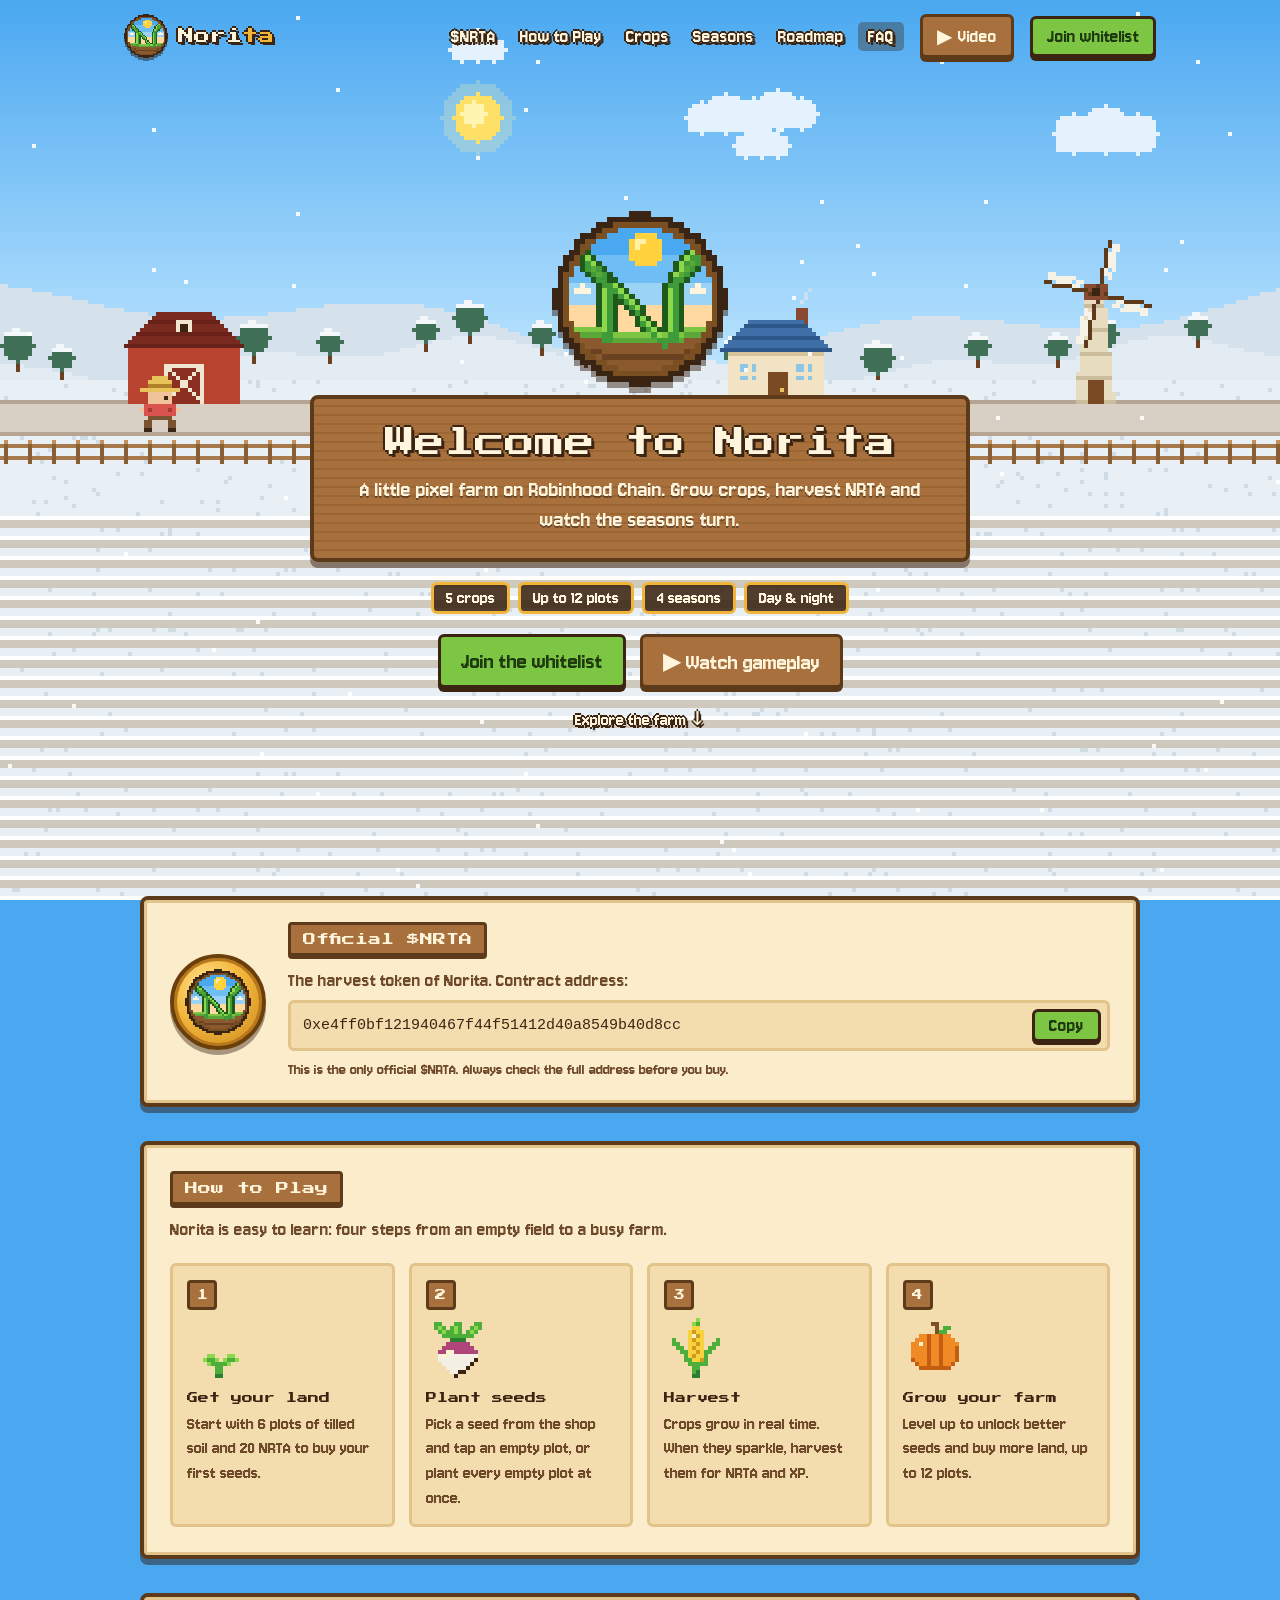
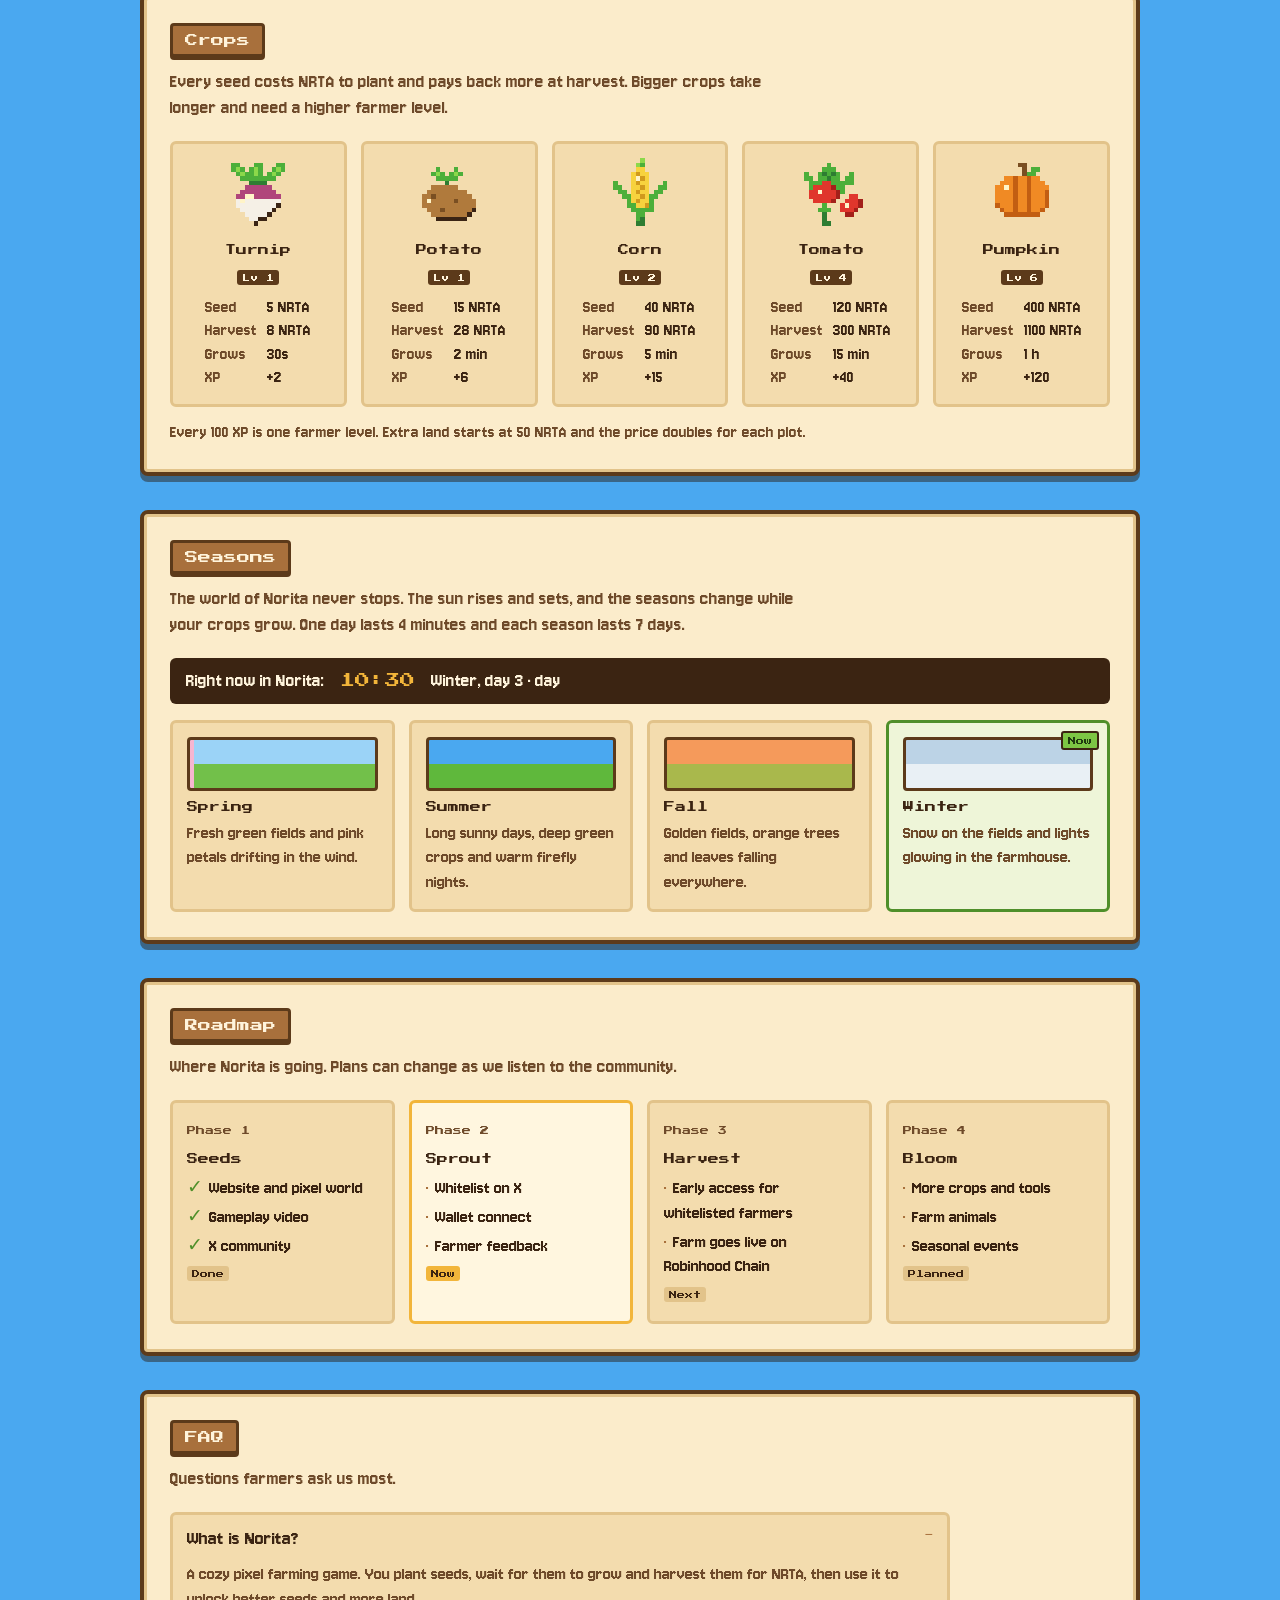
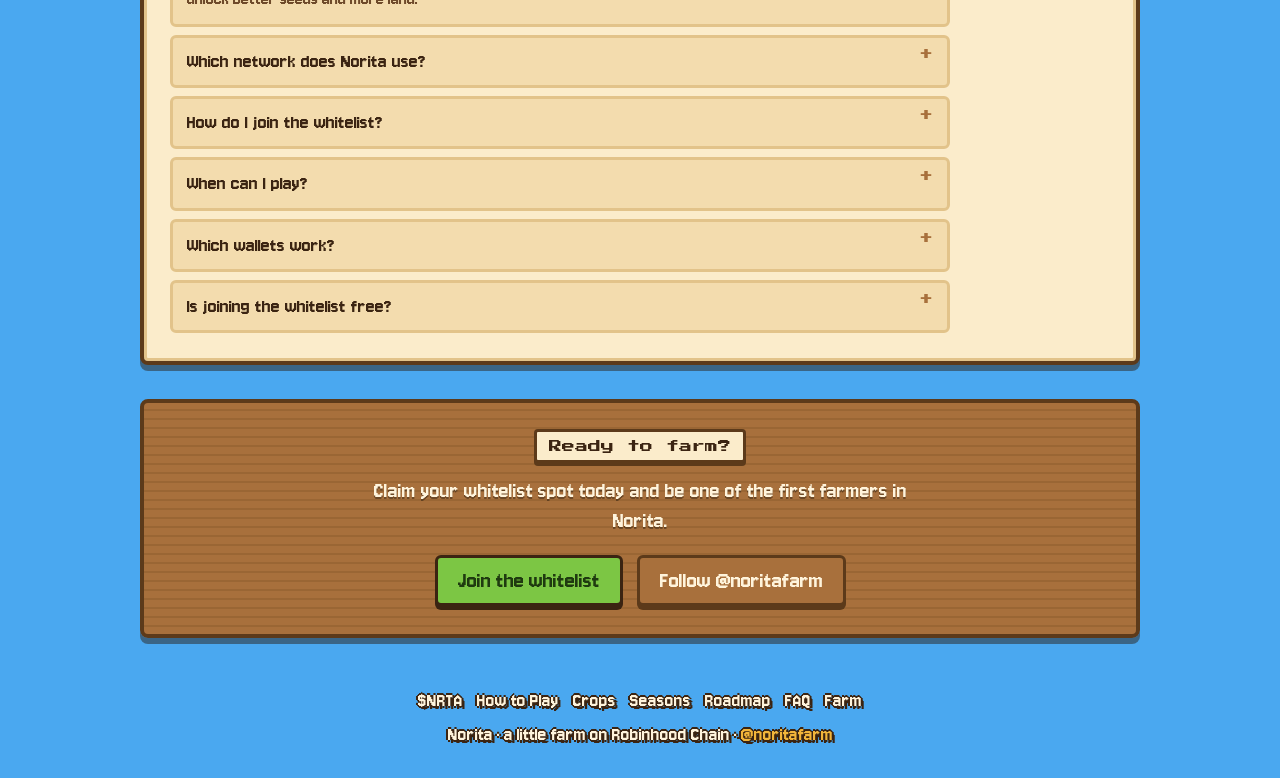
<file: index.html>
<!doctype html>
<html lang="en">
<head>
<meta charset="utf-8">
<meta name="viewport" content="width=device-width,initial-scale=1">
<title>Norita</title>
<meta name="description" content="Norita is a cozy pixel farming game on Robinhood Chain. Plant, grow and harvest crops, and watch the seasons turn.">
<link rel="icon" type="image/svg+xml" href="assets/logo.svg">
<link rel="apple-touch-icon" href="assets/apple-touch-icon.png">
<link rel="preconnect" href="https://fonts.googleapis.com">
<link href="https://fonts.googleapis.com/css2?family=Jersey+10&family=Press+Start+2P&display=swap" rel="stylesheet">
<style>
:root{--ink:#3b2412;--ink2:#6e4a2a;--paper:#fbeccb;--paper2:#f3dcae;--paper-edge:#e2c38a;--wood:#a8703c;--wood2:#9a6634;--wood-d:#5c3a1a;
  --cream:#fff4dc;--gold:#f2b53a;--leaf:#7cc644;--leaf-d:#4f8f2a;--pixel:'Press Start 2P',monospace;
  --v-bg:var(--paper);--v-border:4px solid var(--wood-d);--v-text:var(--ink);--v-title-font:13px 'Press Start 2P',monospace;--v-shadow:inset 0 0 0 3px var(--paper-edge),0 8px 0 rgba(40,20,5,.5)}
*{box-sizing:border-box;margin:0}
html{background:#4aa8f0;scroll-behavior:smooth}
@media (prefers-reduced-motion:reduce){html{scroll-behavior:auto}*{animation:none!important}}
body{min-height:100vh;font:400 20px/1.3 'Jersey 10',system-ui,sans-serif;color:var(--ink);background:transparent}
.scene{position:fixed;inset:0;width:100%;height:100%;z-index:-1;image-rendering:pixelated}
img.px{image-rendering:pixelated}
.outline{color:var(--cream);text-shadow:2px 0 0 var(--ink),-2px 0 0 var(--ink),0 2px 0 var(--ink),0 -2px 0 var(--ink),3px 3px 0 var(--ink)}
a{color:inherit}

/* header + menu */
header{position:sticky;top:0;z-index:50;transition:background .2s,box-shadow .2s}
header.solid{background:repeating-linear-gradient(0deg,var(--wood) 0 7px,var(--wood2) 7px 9px);box-shadow:0 4px 0 var(--wood-d)}
.bar{display:flex;align-items:center;gap:16px;max-width:1080px;margin:0 auto;padding:14px 24px}
.brand{display:flex;align-items:center;gap:10px;font:16px var(--pixel);text-decoration:none;margin-right:auto}
.brand b{color:var(--gold);font-weight:inherit}
.brand .logo{width:44px;height:44px;filter:drop-shadow(0 3px 0 rgba(40,20,5,.45))}
nav.menu{display:flex;align-items:center;gap:4px}
nav.menu a{font:400 20px 'Jersey 10',sans-serif;text-decoration:none;padding:4px 10px;border-radius:5px}
nav.menu a:hover,nav.menu a.on{background:rgba(59,36,18,.35)}
nav.menu .menu-join{display:none}
.btn{display:inline-flex;align-items:center;gap:6px;font:400 20px 'Jersey 10',sans-serif;text-decoration:none;cursor:pointer;border-radius:6px;padding:7px 14px;white-space:nowrap}
.btn:active{transform:translateY(3px)}
.btn.wood{background:var(--wood);color:var(--cream);border:3px solid var(--wood-d);box-shadow:0 4px 0 var(--wood-d)}
.btn.green{background:var(--leaf);color:#1f3a10;border:3px solid var(--ink);box-shadow:0 4px 0 var(--ink)}
.btn.big{font-size:24px;padding:10px 20px}
.burger{display:none;font:400 20px 'Jersey 10',sans-serif;background:var(--wood);color:var(--cream);border:3px solid var(--wood-d);border-radius:6px;padding:5px 12px;box-shadow:0 4px 0 var(--wood-d);cursor:pointer}

/* hero */
.hero{min-height:calc(100vh - 76px);display:flex;flex-direction:column;align-items:center;justify-content:center;gap:20px;padding:16px 16px 40px;text-align:center}
.hero-logo{width:clamp(120px,22vw,176px);margin-bottom:-12px;filter:drop-shadow(0 6px 0 rgba(40,20,5,.45));animation:float 3s ease-in-out infinite}
@keyframes float{50%{transform:translateY(-8px) rotate(-2deg)}}
.sign{background:repeating-linear-gradient(0deg,var(--wood) 0 7px,var(--wood2) 7px 9px);border:4px solid var(--wood-d);border-radius:8px;padding:22px 26px;box-shadow:0 6px 0 rgba(40,20,5,.45);max-width:660px}
h1{font:clamp(18px,4vw,30px)/1.5 var(--pixel)}
.lead{color:var(--cream);font-size:23px;margin-top:10px;text-shadow:0 2px 0 rgba(0,0,0,.35)}
.cta-row{display:flex;flex-wrap:wrap;gap:14px;justify-content:center}
.chips{display:flex;flex-wrap:wrap;gap:8px;justify-content:center}
.chip{font-size:19px;background:rgba(59,36,18,.88);color:var(--cream);border:3px solid var(--gold);border-radius:6px;padding:1px 12px}
.scroll-hint{font-size:19px;text-decoration:none;animation:hint 1.6s ease-in-out infinite}
@keyframes hint{50%{transform:translateY(5px)}}

/* sections */
main{display:grid;gap:34px;padding:0 16px 40px}
section.panel{width:100%;max-width:1000px;margin:0 auto;background:var(--paper);border:4px solid var(--wood-d);border-radius:8px;padding:26px 26px 28px;
  box-shadow:inset 0 0 0 3px var(--paper-edge),0 6px 0 rgba(40,20,5,.45);scroll-margin-top:90px}
h2{display:inline-block;font:13px var(--pixel);color:var(--cream);background:var(--wood);border:3px solid var(--wood-d);border-radius:4px;padding:8px 12px 7px;box-shadow:0 3px 0 var(--wood-d)}
.intro{color:var(--ink2);margin:12px 0 20px;max-width:640px}
.grid{display:grid;gap:14px}
.steps{grid-template-columns:repeat(4,1fr)}
.card{background:var(--paper2);border:3px solid var(--paper-edge);border-radius:6px;padding:14px}
.card h3{font:11px/1.6 var(--pixel);margin:8px 0 4px}
.card p{color:var(--ink2);font-size:19px}
.step .num{display:inline-grid;place-items:center;width:30px;height:30px;font:11px var(--pixel);color:var(--cream);background:var(--wood);border:3px solid var(--wood-d);border-radius:4px}
.step img{display:block;width:64px;height:64px;margin:8px 0 2px}

.crops{grid-template-columns:repeat(5,1fr)}
.crop{text-align:center}
.crop img{width:72px;height:72px}
.crop h3{margin-top:4px}
.crop dl{display:grid;grid-template-columns:auto auto;justify-content:center;gap:0 10px;font-size:18px;margin-top:6px;text-align:left}
.crop dt{color:var(--ink2)}
.crop dd{font-weight:400;white-space:nowrap}
.lv{display:inline-block;font:8px var(--pixel);background:var(--wood-d);color:var(--cream);border-radius:3px;padding:4px 5px 3px}
.note{font-size:18px;color:var(--ink2);margin-top:14px}

.now{display:flex;flex-wrap:wrap;align-items:center;gap:10px 16px;background:#3b2412;color:var(--cream);border-radius:6px;padding:10px 16px;margin-bottom:16px}
.now b{font:15px var(--pixel);color:var(--gold)}
.seasons{grid-template-columns:repeat(4,1fr)}
.season{position:relative;overflow:hidden}
.season .sw{height:54px;border-radius:4px;border:3px solid var(--wood-d);margin-bottom:8px;image-rendering:pixelated}
.season.cur{border-color:var(--leaf-d);background:#eef5d8}
.season .tag{position:absolute;top:8px;right:8px;font:8px var(--pixel);background:var(--leaf);color:#1f3a10;border:2px solid var(--ink);border-radius:3px;padding:4px 5px 3px}
.sw.spring{background:linear-gradient(#9bd3f7 0 50%,#72c04a 50%);box-shadow:inset 18px -8px 0 -14px #f6b6d0}
.sw.summer{background:linear-gradient(#4aa8f0 0 50%,#5fb83c 50%)}
.sw.fall{background:linear-gradient(#f59a5b 0 50%,#a9b84c 50%)}
.sw.winter{background:linear-gradient(#bcd3e6 0 50%,#e9f0f5 50%)}

.road{grid-template-columns:repeat(4,1fr)}
.phase .when{font:9px var(--pixel);color:var(--ink2)}
.phase ul{list-style:none;padding:0;margin-top:8px;display:grid;gap:4px;font-size:19px}
.phase li::before{content:"·";color:var(--wood);margin-right:6px}
.phase.done li::before{content:"✓";color:var(--leaf-d)}
.phase.current{border-color:var(--gold);background:#fff6df}
.phase .state{display:inline-block;margin-top:8px;font:8px var(--pixel);border-radius:3px;padding:4px 5px 3px;background:var(--paper-edge)}
.phase.current .state{background:var(--gold)}

.faq{display:grid;gap:8px;max-width:780px}
details{background:var(--paper2);border:3px solid var(--paper-edge);border-radius:6px}
summary{cursor:pointer;list-style:none;padding:10px 14px;font-size:21px;display:flex;justify-content:space-between;gap:12px}
summary::-webkit-details-marker{display:none}
summary::after{content:"+";font:14px var(--pixel);color:var(--wood)}
details[open] summary::after{content:"−"}
details p{padding:0 14px 12px;color:var(--ink2);font-size:19px}

section.panel.token{display:flex;align-items:center;gap:22px;padding:22px 26px}
.coin{flex:none;width:96px;height:96px;border-radius:50%;display:grid;place-items:center;background:radial-gradient(circle at 35% 30%,#ffe08a,#f2b53a 45%,#c7861c);
  border:4px solid #6b3f0c;box-shadow:inset 0 0 0 3px #b8771a,0 5px 0 rgba(40,20,5,.4);animation:spin 4s ease-in-out infinite}
.coin img{width:66px;height:66px}
@keyframes spin{0%,70%,100%{transform:scaleX(1)}80%{transform:scaleX(.08)}90%{transform:scaleX(1)}}
.token-body{flex:1;min-width:0}
.token-sub{color:var(--ink2);margin-top:12px}
.ca{display:flex;align-items:center;gap:8px;margin-top:6px;background:var(--paper2);border:3px solid var(--paper-edge);border-radius:6px;padding:6px 6px 6px 12px}
.ca code{flex:1;min-width:0;font:15px/1.4 ui-monospace,Menlo,Consolas,monospace;color:var(--ink);word-break:break-all;user-select:all}
.ca button{flex:none;font:400 20px 'Jersey 10',sans-serif;background:var(--leaf);color:#1f3a10;border:3px solid var(--ink);border-radius:6px;padding:3px 14px;box-shadow:0 3px 0 var(--ink);cursor:pointer}
.ca button:active{transform:translateY(2px);box-shadow:0 1px 0 var(--ink)}
.warn{font-size:17px;color:var(--ink2);margin-top:8px}
section.panel.join{text-align:center;background:repeating-linear-gradient(0deg,var(--wood) 0 7px,var(--wood2) 7px 9px);box-shadow:0 6px 0 rgba(40,20,5,.45)}
.join h2{background:var(--paper);color:var(--ink);border-color:var(--wood-d)}
.join p{color:var(--cream);font-size:23px;margin:14px auto 18px;max-width:560px;text-shadow:0 2px 0 rgba(0,0,0,.35)}

footer{text-align:center;padding:10px 16px 30px;display:grid;gap:8px;justify-items:center}
footer nav{display:flex;flex-wrap:wrap;gap:4px 14px;justify-content:center}
footer a{text-decoration:none}
footer a.x{color:var(--gold)}

@media (max-width:900px){
  .steps,.seasons,.road{grid-template-columns:repeat(2,1fr)}
  .crops{grid-template-columns:repeat(3,1fr)}
}
@media (max-width:820px){
  .burger{display:inline-block}
  nav.menu{display:none;position:absolute;left:12px;right:12px;top:100%;flex-direction:column;align-items:stretch;gap:2px;padding:8px;
    background:var(--paper);border:4px solid var(--wood-d);border-radius:8px;box-shadow:0 6px 0 rgba(40,20,5,.45)}
  nav.menu.open{display:flex}
  nav.menu a{color:var(--ink);text-shadow:none;font-size:22px;padding:8px 12px}
  nav.menu a:hover,nav.menu a.on{background:var(--paper2)}
  .bar .play{display:none}
  nav.menu .menu-join{display:block;margin-top:6px;text-align:center;background:var(--leaf);border:3px solid var(--ink);color:#1f3a10}
}
@media (max-width:560px){
  .bar{padding:12px 14px;gap:8px}
  .brand{font-size:12px}.brand .logo{width:34px;height:34px}
  .bar .vlabel{display:none}
  section.panel{padding:20px 16px}
  .steps,.seasons,.road{grid-template-columns:1fr}
  section.panel.token{flex-direction:column;text-align:center}
  .ca{flex-direction:column;align-items:stretch}
  .ca code{text-align:center;font-size:14px}
  .crops{grid-template-columns:repeat(2,1fr);gap:10px}
  .crop{padding:12px 8px}
  .crop dl{font-size:17px;gap:0 6px}
}
</style>
</head>
<body>
<header id="top">
  <div class="bar">
    <a href="#" class="brand outline"><img class="logo px" src="assets/logo.svg" alt=""><span>Nori<b>ta</b></span></a>
    <nav class="menu outline" id="menu" aria-label="Sections">
      <a href="#token">$NRTA</a>
      <a href="#how">How to Play</a>
      <a href="#crops">Crops</a>
      <a href="#seasons">Seasons</a>
      <a href="#roadmap">Roadmap</a>
      <a href="#faq">FAQ</a>
      <a href="farm/" class="menu-join">Join whitelist</a>
    </nav>
    <button class="btn wood" data-video-open data-video-src="assets/norita-gameplay.mp4" data-video-poster="assets/norita-gameplay.jpg">▶<span class="vlabel"> Video</span></button>
    <a class="btn green play" href="farm/">Join whitelist</a>
    <button class="burger" id="burger" aria-expanded="false" aria-controls="menu">☰ Menu</button>
  </div>
</header>

<div class="hero">
  <img class="hero-logo px" src="assets/logo.svg" alt="Norita logo">
  <div class="sign">
    <h1 class="outline">Welcome to Norita</h1>
    <p class="lead">A little pixel farm on Robinhood Chain. Grow crops, harvest NRTA and watch the seasons turn.</p>
  </div>
  <div class="chips"><span class="chip">5 crops</span><span class="chip">Up to 12 plots</span><span class="chip">4 seasons</span><span class="chip">Day &amp; night</span></div>
  <div class="cta-row">
    <a class="btn green big" href="farm/">Join the whitelist</a>
    <button class="btn wood big" data-video-open data-video-src="assets/norita-gameplay.mp4" data-video-poster="assets/norita-gameplay.jpg">▶ Watch gameplay</button>
  </div>
  <a class="scroll-hint outline" href="#how">Explore the farm ↓</a>
</div>

<main>
  <section class="panel token" id="token" aria-labelledby="tokenTitle">
    <div class="coin"><img class="px" src="assets/logo.svg" alt=""></div>
    <div class="token-body">
      <h2 id="tokenTitle">Official $NRTA</h2>
      <p class="token-sub">The harvest token of Norita. Contract address:</p>
      <div class="ca"><code id="ca">0xe4ff0bf121940467f44f51412d40a8549b40d8cc</code><button id="copyCa" type="button">Copy</button></div>
      <p class="warn">This is the only official $NRTA. Always check the full address before you buy.</p>
    </div>
  </section>

  <section class="panel" id="how">
    <h2>How to Play</h2>
    <p class="intro">Norita is easy to learn: four steps from an empty field to a busy farm.</p>
    <div class="grid steps">
      <div class="card step"><span class="num">1</span><img class="px" data-sprite="sprout" alt=""><h3>Get your land</h3><p>Start with 6 plots of tilled soil and 20 NRTA to buy your first seeds.</p></div>
      <div class="card step"><span class="num">2</span><img class="px" data-sprite="turnip" alt=""><h3>Plant seeds</h3><p>Pick a seed from the shop and tap an empty plot, or plant every empty plot at once.</p></div>
      <div class="card step"><span class="num">3</span><img class="px" data-sprite="corn" alt=""><h3>Harvest</h3><p>Crops grow in real time. When they sparkle, harvest them for NRTA and XP.</p></div>
      <div class="card step"><span class="num">4</span><img class="px" data-sprite="pumpkin" alt=""><h3>Grow your farm</h3><p>Level up to unlock better seeds and buy more land, up to 12 plots.</p></div>
    </div>
  </section>

  <section class="panel" id="crops">
    <h2>Crops</h2>
    <p class="intro">Every seed costs NRTA to plant and pays back more at harvest. Bigger crops take longer and need a higher farmer level.</p>
    <div class="grid crops" id="cropList"></div>
    <p class="note">Every 100 XP is one farmer level. Extra land starts at <span id="landPrice">50</span> NRTA and the price doubles for each plot.</p>
  </section>

  <section class="panel" id="seasons">
    <h2>Seasons</h2>
    <p class="intro">The world of Norita never stops. The sun rises and sets, and the seasons change while your crops grow. One day lasts 4 minutes and each season lasts 7 days.</p>
    <div class="now"><span>Right now in Norita:</span><b id="nowTime">--:--</b><span id="nowSeason"></span></div>
    <div class="grid seasons">
      <div class="card season" data-season="0"><div class="sw spring"></div><h3>Spring</h3><p>Fresh green fields and pink petals drifting in the wind.</p></div>
      <div class="card season" data-season="1"><div class="sw summer"></div><h3>Summer</h3><p>Long sunny days, deep green crops and warm firefly nights.</p></div>
      <div class="card season" data-season="2"><div class="sw fall"></div><h3>Fall</h3><p>Golden fields, orange trees and leaves falling everywhere.</p></div>
      <div class="card season" data-season="3"><div class="sw winter"></div><h3>Winter</h3><p>Snow on the fields and lights glowing in the farmhouse.</p></div>
    </div>
  </section>

  <section class="panel" id="roadmap">
    <h2>Roadmap</h2>
    <p class="intro">Where Norita is going. Plans can change as we listen to the community.</p>
    <div class="grid road">
      <div class="card phase done"><span class="when">Phase 1</span><h3>Seeds</h3><ul><li>Website and pixel world</li><li>Gameplay video</li><li>X community</li></ul><span class="state">Done</span></div>
      <div class="card phase current"><span class="when">Phase 2</span><h3>Sprout</h3><ul><li>Whitelist on X</li><li>Wallet connect</li><li>Farmer feedback</li></ul><span class="state">Now</span></div>
      <div class="card phase"><span class="when">Phase 3</span><h3>Harvest</h3><ul><li>Early access for whitelisted farmers</li><li>Farm goes live on Robinhood Chain</li></ul><span class="state">Next</span></div>
      <div class="card phase"><span class="when">Phase 4</span><h3>Bloom</h3><ul><li>More crops and tools</li><li>Farm animals</li><li>Seasonal events</li></ul><span class="state">Planned</span></div>
    </div>
  </section>

  <section class="panel" id="faq">
    <h2>FAQ</h2>
    <p class="intro">Questions farmers ask us most.</p>
    <div class="faq">
      <details open><summary>What is Norita?</summary><p>A cozy pixel farming game. You plant seeds, wait for them to grow and harvest them for NRTA, then use it to unlock better seeds and more land.</p></details>
      <details><summary>Which network does Norita use?</summary><p>Robinhood Chain (chain ID 4663). Gas is paid in ETH, so you'll need a little ETH on Robinhood Chain to farm on-chain.</p></details>
      <details><summary>How do I join the whitelist?</summary><p>Open the farm page and finish three steps on X: follow @noritafarm, like the pinned post and quote it. Then claim your spot.</p></details>
      <details><summary>When can I play?</summary><p>Early access opens soon for whitelisted farmers. Follow @noritafarm on X for the launch date.</p></details>
      <details><summary>Which wallets work?</summary><p>Any EVM wallet in your browser, such as MetaMask, Rabby, OKX Wallet, Coinbase Wallet, Trust Wallet or Phantom. On a phone, open the site inside your wallet app.</p></details>
      <details><summary>Is joining the whitelist free?</summary><p>Yes. Joining only takes a follow, a like and a quote on X.</p></details>
    </div>
  </section>

  <section class="panel join" id="join">
    <h2>Ready to farm?</h2>
    <p>Claim your whitelist spot today and be one of the first farmers in Norita.</p>
    <div class="cta-row">
      <a class="btn green big" href="farm/">Join the whitelist</a>
      <a class="btn wood big" href="https://x.com/noritafarm" target="_blank" rel="noopener">Follow @noritafarm</a>
    </div>
  </section>
</main>

<footer class="outline">
  <nav><a href="#token">$NRTA</a><a href="#how">How to Play</a><a href="#crops">Crops</a><a href="#seasons">Seasons</a><a href="#roadmap">Roadmap</a><a href="#faq">FAQ</a><a href="farm/">Farm</a></nav>
  <span>Norita · a little farm on Robinhood Chain · <a class="x" href="https://x.com/noritafarm" target="_blank" rel="noopener">@noritafarm</a></span>
</footer>

<script src="assets/video-modal.js"></script>
<script src="farm/scene.js"></script>
<script src="farm/sprites.js"></script>
<script src="farm/config.js"></script>
<script>
(() => {
  const $ = (id) => document.getElementById(id);
  const SPR = window.FARM_SPRITES || {}, C = window.FARM_CONFIG || {};
  document.querySelectorAll("[data-sprite]").forEach((img) => (img.src = SPR[img.dataset.sprite] || ""));

  // crops, straight from the game's config so the page always matches the game
  const dur = (s) => (s < 60 ? `${s}s` : s < 3600 ? `${s / 60} min` : `${s / 3600} h`);
  $("cropList").innerHTML = (C.crops || []).map((c) => `
    <div class="card crop"><img class="px" src="${SPR[c.sprite] || ""}" alt=""><h3>${c.name}</h3><span class="lv">Lv ${c.minLevel}</span>
      <dl><dt>Seed</dt><dd>${c.cost} NRTA</dd><dt>Harvest</dt><dd>${c.reward} NRTA</dd><dt>Grows</dt><dd>${dur(c.growTime)}</dd><dt>XP</dt><dd>+${c.xp}</dd></dl></div>`).join("");
  if (C.firstPlotPrice) $("landPrice").textContent = C.firstPlotPrice;

  // live clock and current season, from the same world clock as the background
  function tick() {
    const k = window.farmScene?.clock();
    if (!k) return;
    const h = Math.floor(k.hour), m = Math.floor((k.hour % 1) * 6) * 10;
    $("nowTime").textContent = `${String(h).padStart(2, "0")}:${String(m).padStart(2, "0")}`;
    $("nowSeason").textContent = `${k.seasonName}, day ${k.day} · ${k.hour < 6 || k.hour >= 19 ? "night" : "day"}`;
    document.querySelectorAll(".season").forEach((el) => {
      const cur = +el.dataset.season === k.season;
      el.classList.toggle("cur", cur);
      el.querySelector(".tag")?.remove();
      if (cur) el.insertAdjacentHTML("beforeend", '<span class="tag">Now</span>');
    });
  }
  tick(); setInterval(tick, 2000);

  // copy the contract address
  $("copyCa").onclick = async (e) => {
    const b = e.currentTarget, ca = $("ca").textContent.trim();
    try { await navigator.clipboard.writeText(ca); b.textContent = "Copied!"; }
    catch { getSelection().selectAllChildren($("ca")); b.textContent = "Select & copy"; }
    setTimeout(() => (b.textContent = "Copy"), 1800);
  };

  // mobile menu
  const menu = $("menu"), burger = $("burger");
  burger.onclick = () => { const open = menu.classList.toggle("open"); burger.setAttribute("aria-expanded", open); };
  menu.addEventListener("click", (e) => { if (e.target.closest("a")) { menu.classList.remove("open"); burger.setAttribute("aria-expanded", "false"); } });

  // solid header once the page scrolls, and highlight the section in view
  const header = $("top");
  const onScroll = () => header.classList.toggle("solid", scrollY > 40);
  addEventListener("scroll", onScroll, { passive: true }); onScroll();
  const links = [...menu.querySelectorAll("a")];
  const io = new IntersectionObserver((entries) => entries.forEach((en) => {
    if (en.isIntersecting) links.forEach((a) => a.classList.toggle("on", a.getAttribute("href") === "#" + en.target.id));
  }), { rootMargin: "-45% 0px -50% 0px" });
  document.querySelectorAll("section.panel[id]").forEach((s) => io.observe(s));
})();
</script>
</body>
</html>
</file>
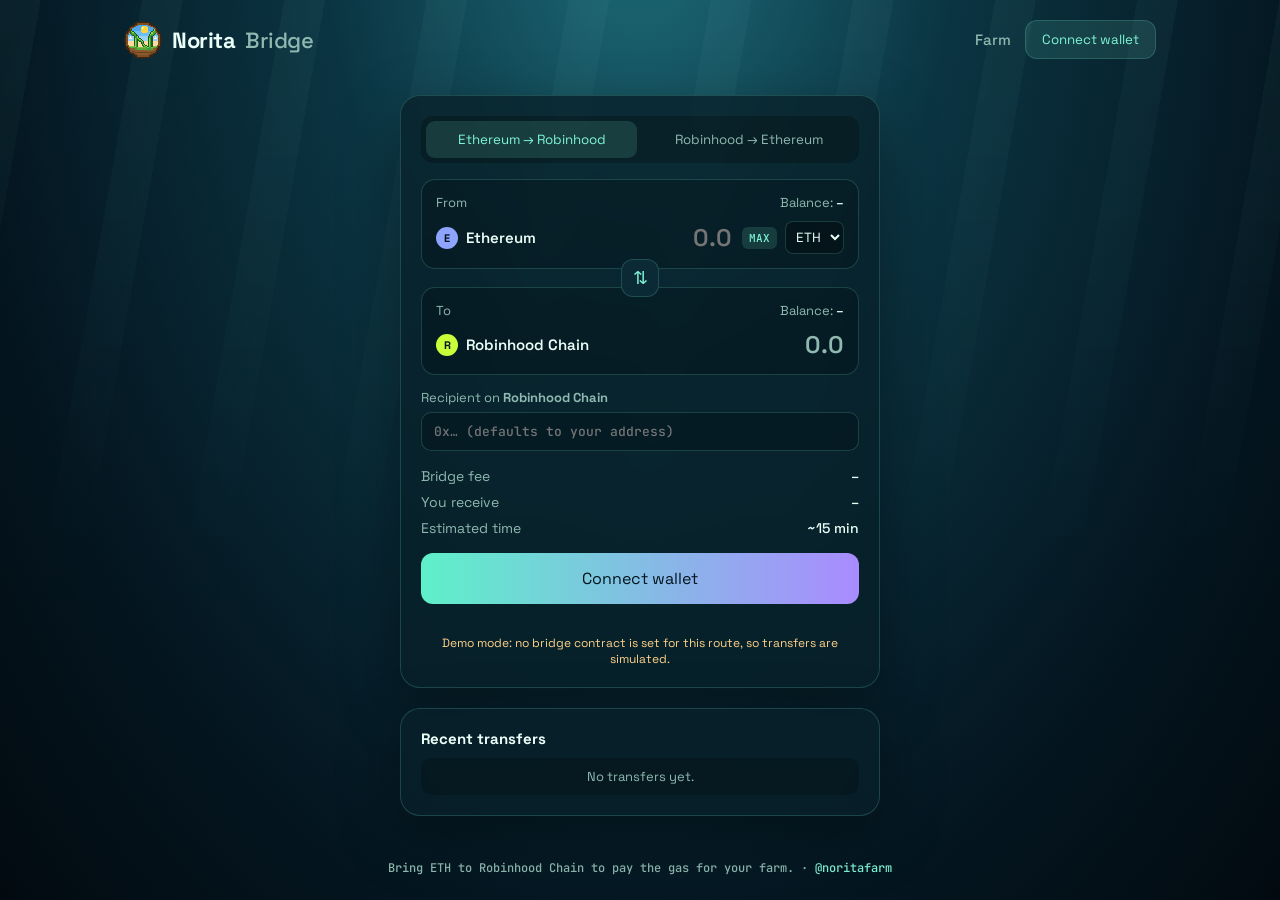
<file: bridge/index.html>
<!doctype html>
<html lang="en">
<head>
<meta charset="utf-8">
<meta name="viewport" content="width=device-width,initial-scale=1">
<title>Norita · Bridge</title>
<link rel="icon" type="image/svg+xml" href="../assets/logo.svg">
<link rel="apple-touch-icon" href="../assets/apple-touch-icon.png">
<link rel="preconnect" href="https://fonts.googleapis.com">
<link href="https://fonts.googleapis.com/css2?family=Space+Grotesk:wght@400;500;600;700&family=JetBrains+Mono:wght@500&display=swap" rel="stylesheet">
<link rel="stylesheet" href="style.css">
</head>
<body>
<div class="bg"></div>
<header>
  <a href="../" class="brand"><img class="logo" src="../assets/logo.svg" alt="">Norita <span class="dim">Bridge</span></a>
  <nav><a href="../farm/" class="navlink">Farm</a><button id="connect" class="btn ghost">Connect wallet</button></nav>
</header>

<main>
  <section class="card">
    <div class="tabs">
      <button class="tab active" data-dir="ethereum">Ethereum → Robinhood</button>
      <button class="tab" data-dir="robinhood">Robinhood → Ethereum</button>
    </div>

    <div class="leg">
      <div class="leg-head"><span>From</span><span class="bal">Balance: <b id="balFrom">–</b></span></div>
      <div class="leg-body">
        <div class="net" id="netFrom"></div>
        <input id="amount" inputmode="decimal" placeholder="0.0" autocomplete="off">
        <button id="max" class="pill">MAX</button>
        <select id="asset"></select>
      </div>
    </div>

    <button id="flip" class="flip" title="Switch direction" aria-label="Switch direction">⇅</button>

    <div class="leg">
      <div class="leg-head"><span>To</span><span class="bal">Balance: <b id="balTo">–</b></span></div>
      <div class="leg-body">
        <div class="net" id="netTo"></div>
        <div id="receive" class="receive">0.0</div>
      </div>
    </div>

    <label class="recipient">
      <span>Recipient on <b id="destName"></b></span>
      <input id="recipient" placeholder="0x… (defaults to your address)" autocomplete="off" spellcheck="false">
    </label>

    <dl class="summary">
      <div><dt>Bridge fee</dt><dd id="fee">–</dd></div>
      <div><dt>You receive</dt><dd id="youGet">–</dd></div>
      <div><dt>Estimated time</dt><dd id="eta">–</dd></div>
    </dl>

    <button id="submit" class="btn primary" disabled>Connect wallet</button>
    <p id="msg" class="msg"></p>
    <p id="demo" class="demo" hidden>Demo mode: no bridge contract is set for this route, so transfers are simulated.</p>
  </section>

  <section class="card history">
    <h2>Recent transfers</h2>
    <ul id="history"><li class="empty">No transfers yet.</li></ul>
  </section>
</main>

<footer>Bring ETH to Robinhood Chain to pay the gas for your farm. · <a href="https://x.com/noritafarm" target="_blank" rel="noopener">@noritafarm</a></footer>

<script src="../wallet/wallet.js"></script>
<script src="vendor/ethers.umd.min.js"></script>
<script src="config.js"></script>
<script src="app.js"></script>
</body>
</html>
</file>
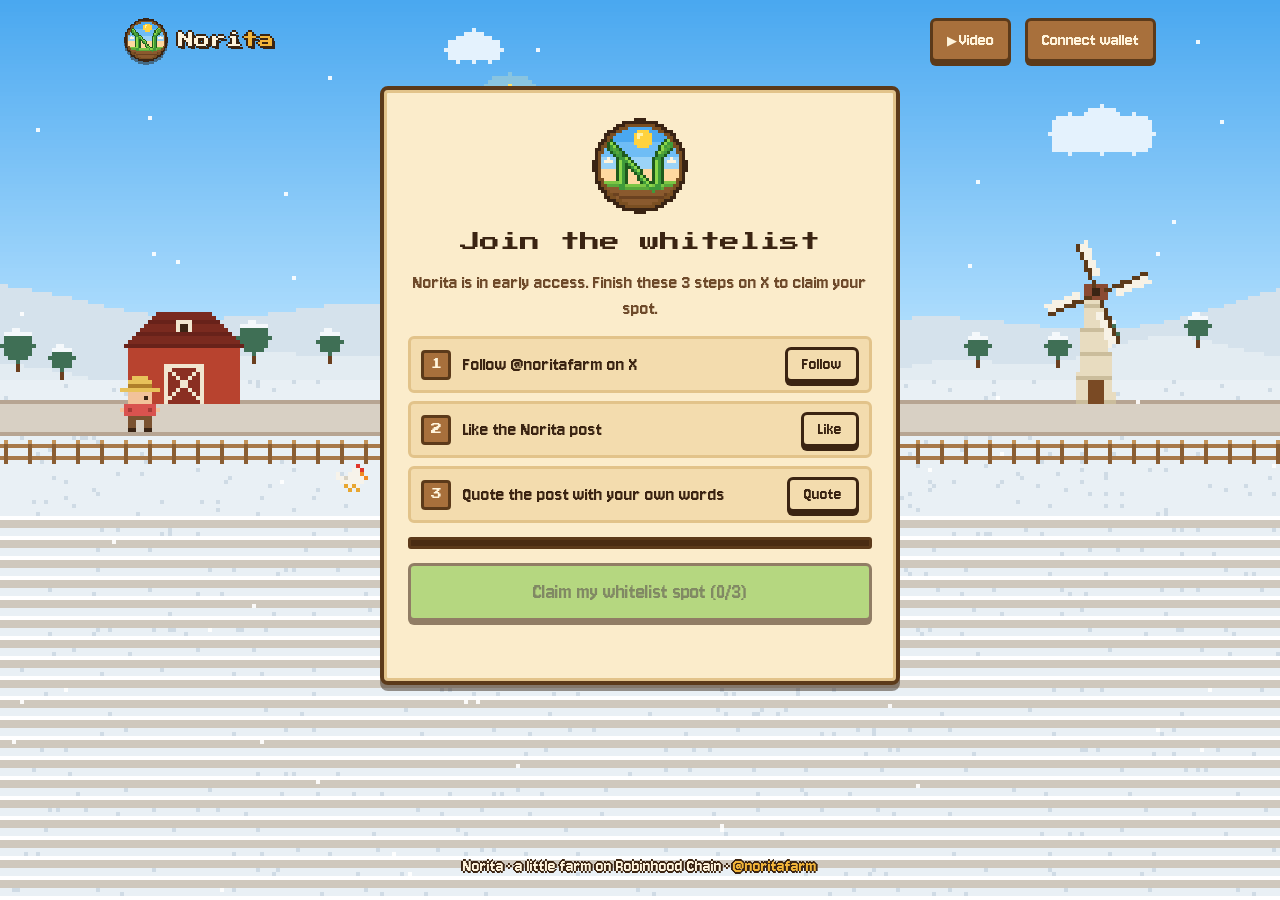
<file: farm/index.html>
<!doctype html>
<html lang="en">
<head>
<meta charset="utf-8">
<meta name="viewport" content="width=device-width,initial-scale=1">
<title>Norita · Farm</title>
<link rel="icon" type="image/svg+xml" href="../assets/logo.svg">
<link rel="apple-touch-icon" href="../assets/apple-touch-icon.png">
<link rel="preconnect" href="https://fonts.googleapis.com">
<link href="https://fonts.googleapis.com/css2?family=Jersey+10&family=Press+Start+2P&display=swap" rel="stylesheet">
<link rel="stylesheet" href="style.css">
</head>
<body>
<header>
  <a href="../" class="brand"><img class="logo" src="../assets/logo.svg" alt=""><span>Nori<b>ta</b></span></a>
  <nav>
    <button class="btn ghost video-btn" data-video-open data-video-src="../assets/norita-gameplay.mp4" data-video-poster="../assets/norita-gameplay.jpg"><span class="play">▶</span><span class="lbl"> Video</span></button>
    <button id="connect" class="btn ghost">Connect wallet</button>
  </nav>
</header>

<main>
  <section class="stats">
    <div class="stat"><span>Balance</span><b id="bal">–</b></div>
    <div class="stat"><span>Farmer level</span><b id="lvl">–</b><div class="xpbar"><i id="xpfill"></i></div><small id="xptext"></small></div>
    <div class="stat"><span>Land</span><b id="plotsStat">–</b></div>
    <div class="stat"><span>Time</span><b id="clock">–</b><small id="season"></small></div>
  </section>

  <p id="demo" class="demo" hidden>Practice farm: your progress is saved on this device until Norita launches on Robinhood Chain.</p>

  <section class="card wl" id="wlCard" hidden>
    <img class="px hero" src="../assets/logo.svg" alt="">
    <h1 id="wlTitle">Join the whitelist</h1>
    <p id="wlText">Norita is in early access. Finish these 3 steps on X to unlock the farm.</p>
    <ol class="wl-tasks" id="wlTasks"></ol>
    <div class="wl-progress"><i id="wlFill"></i></div>
    <button id="wlEnter" class="btn primary" disabled>Enter Norita</button>
    <button id="wlVideo" class="btn primary" hidden data-video-open data-video-src="../assets/norita-gameplay.mp4" data-video-poster="../assets/norita-gameplay.jpg">▶ Watch the gameplay video</button>
    <p class="wl-note" id="wlNote"></p>
  </section>

  <section class="card start" id="startCard" hidden>
    <img class="px hero" src="" alt="" id="heroCrop">
    <h1>Welcome to Norita</h1>
    <p>A little plot of land is waiting for you. Plant seeds, wait for them to grow and harvest them for <b>NRTA</b>. Spend NRTA on better seeds and more land.</p>
    <button id="join" class="btn primary">Start farming · get 20 NRTA</button>
  </section>

  <div class="layout" id="game" hidden>
    <section class="card shop">
      <h2>Seed shop</h2>
      <ul id="seeds"></ul>
    </section>

    <section class="card farm">
      <div class="farm-head">
        <h2>Your field</h2>
        <span class="hint" id="hint">Pick a seed, then tap an empty plot.</span>
      </div>
      <div id="plots" class="plots"></div>
      <div class="actions">
        <button id="plantAll" class="btn ghost">Plant all empty</button>
        <button id="harvestAll" class="btn primary">Harvest all</button>
        <button id="buyPlot" class="btn ghost">Buy land</button>
      </div>
      <p id="msg" class="msg"></p>
    </section>

    <section class="card log">
      <h2>Farm diary</h2>
      <ul id="log"><li class="empty">No entries yet.</li></ul>
    </section>
  </div>
</main>

<footer>Norita · a little farm on Robinhood Chain · <a href="https://x.com/noritafarm" target="_blank" rel="noopener">@noritafarm</a></footer>

<script src="scene.js"></script>
<script src="sprites.js"></script>
<script src="../assets/video-modal.js"></script>
<script src="../wallet/wallet.js"></script>
<script src="../bridge/vendor/ethers.umd.min.js"></script>
<script src="config.js"></script>
<script src="game.js"></script>
</body>
</html>
</file>
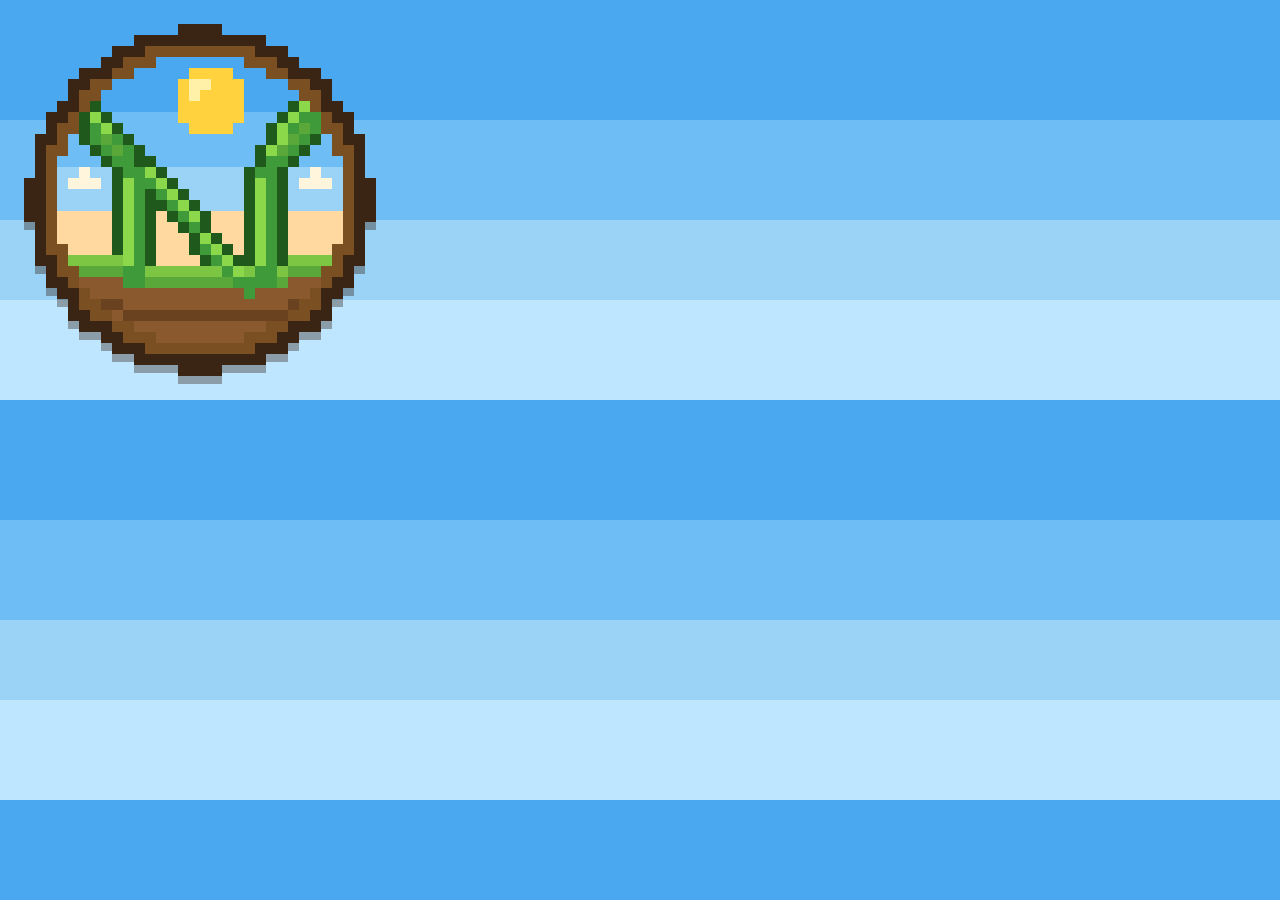
<file: assets/social/avatar.html>
<!doctype html>
<!-- Source for x-avatar.png (400x400). -->
<html><head><meta charset="utf-8"><style>
*{margin:0}
html,body{width:400px;height:400px;overflow:hidden}
body{display:grid;place-items:center;background:
  linear-gradient(#4aa8f0 0 30%,#6fbdf5 30% 55%,#9bd3f7 55% 75%,#bfe6ff 75%)}
img{width:352px;height:352px;image-rendering:pixelated;filter:drop-shadow(0 8px 0 rgba(40,20,5,.35))}
</style></head><body><img src="../logo.svg" alt="Norita"></body></html>
</file>
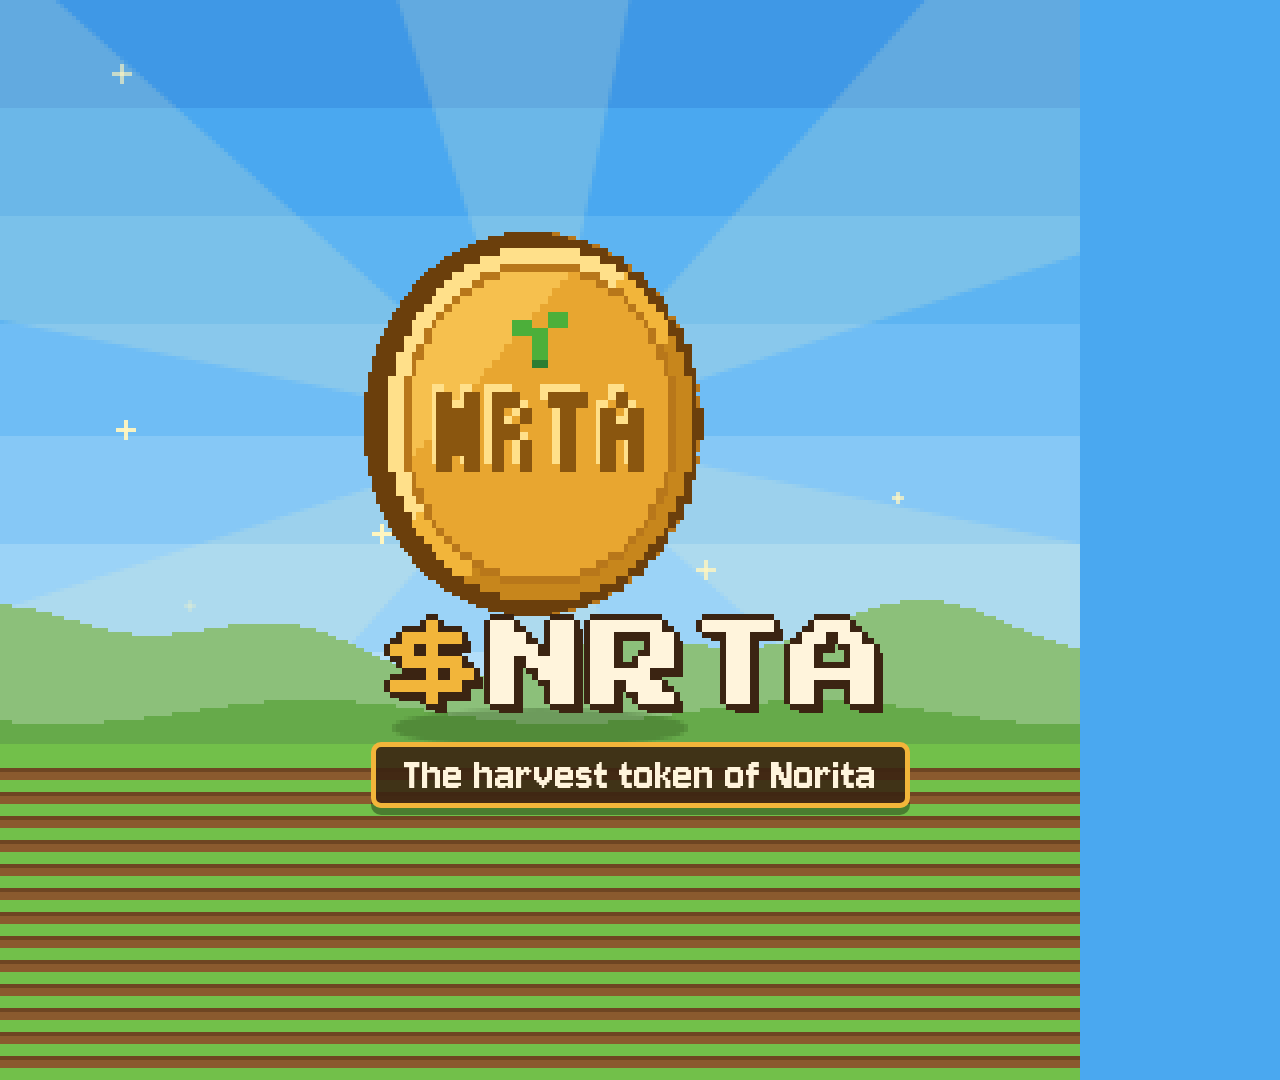
<file: assets/social/coin.html>
<!doctype html>
<!-- Spinning $NRTA coin (1080x1080). Opens as a live animation; coin-video.js renders it
     frame by frame through window.drawFrame(t) to make norita-coin.mp4. -->
<html><head><meta charset="utf-8">
<link href="https://fonts.googleapis.com/css2?family=Jersey+10&family=Press+Start+2P&display=swap" rel="stylesheet">
<style>
*{margin:0;box-sizing:border-box}
html,body{width:1080px;height:1080px;overflow:hidden;background:#4aa8f0}
canvas{position:absolute;inset:0;width:1080px;height:1080px;image-rendering:pixelated}
.txt{position:absolute;left:0;right:0;bottom:92px;text-align:center}
h1{font:96px 'Press Start 2P',monospace;color:#fff4dc;letter-spacing:4px;
  text-shadow:6px 0 0 #3b2412,-6px 0 0 #3b2412,0 6px 0 #3b2412,0 -6px 0 #3b2412,9px 9px 0 #3b2412}
h1 b{color:#f2b53a;font-weight:inherit}
p{display:inline-block;margin-top:26px;font:400 48px 'Jersey 10',sans-serif;color:#fff4dc;background:rgba(59,36,18,.9);
  border:5px solid #f2b53a;border-radius:10px;padding:2px 28px;box-shadow:0 7px 0 rgba(0,0,0,.35)}
</style></head>
<body>
<canvas id="c" width="270" height="270"></canvas>
<div class="txt"><h1><b>$</b>NRTA</h1><p id="tag">The harvest token of Norita</p></div>
<script>
(() => {
  const tag = new URLSearchParams(location.search).get("tag");
  if (tag) document.getElementById("tag").textContent = tag;

  const S = 270, LOOP = 6, SPIN = 2;          // canvas size, loop length (s), seconds per spin
  const cv = document.getElementById("c"), ctx = cv.getContext("2d");
  ctx.imageSmoothingEnabled = false;
  const R = (x, y, w, h, c) => { ctx.fillStyle = c; ctx.fillRect(x, y, w, h); };

  // ---- coin faces (48x48 pixel art)
  const N = 48, C0 = 23.5;
  function face(drawCenter) {
    const c = document.createElement("canvas"); c.width = c.height = N;
    const x = c.getContext("2d");
    for (let py = 0; py < N; py++) for (let px = 0; px < N; px++) {
      const dx = px - C0, dy = py - C0, r = Math.hypot(dx, dy);
      if (r > 23.6) continue;
      let col;
      if (r > 22.4) col = "#6b3f0c";
      else if (r > 20.4) col = dx + dy < -6 ? "#ffe08a" : dx + dy > 8 ? "#c7861c" : "#f2b53a";
      else if (r > 19.4) col = "#b8771a";
      else col = dx + dy < -14 ? "#f6c04e" : "#e8a630";
      x.fillStyle = col; x.fillRect(px, py, 1, 1);
    }
    drawCenter(x);
    return c;
  }
  const logo = new Image();
  logo.src = "../logo.svg";
  const FONT = { N: ["101", "111", "111", "111", "101"], O: ["111", "101", "101", "101", "111"], R: ["110", "101", "110", "101", "101"],
    I: ["111", "010", "010", "010", "111"], T: ["111", "010", "010", "010", "010"], A: ["010", "101", "111", "101", "101"] };
  const back = face((x) => {
    const word = "NRTA", sc = 2, gap = 2, w = word.length * 3 * sc + (word.length - 1) * gap;
    const x0 = Math.round((N - w) / 2), oy = 20;
    // two passes: light emboss first, then the letters, so they never overwrite each other
    for (const [col, d] of [["#ffe08a", -1], ["#8a560f", 0]]) {
      let ox = x0;
      for (const ch of word) {
        FONT[ch].forEach((row, ry) => [...row].forEach((bit, rx) => {
          if (bit === "1") { x.fillStyle = col; x.fillRect(ox + rx * sc + d, oy + ry * sc + d, sc, sc); }
        }));
        ox += 3 * sc + gap;
      }
    }
    // a small sprout above the letters
    x.fillStyle = "#4caf3a"; x.fillRect(23, 12, 2, 5); x.fillRect(20, 11, 3, 2); x.fillRect(25, 10, 3, 2);
    x.fillStyle = "#2e7d32"; x.fillRect(23, 16, 2, 1);
  });
  let front = null;
  logo.onload = () => {
    front = face((x) => { x.imageSmoothingEnabled = false; x.drawImage(logo, 8, 8, 32, 32); });
    window.coinReady = true;
  };

  // ---- deterministic sparkles
  const sparks = Array.from({ length: 14 }, (_, i) => ({
    x: 30 + ((i * 97) % 210), y: 18 + ((i * 53) % 150), ph: (i * 0.37) % 1, s: 1 + (i % 3 === 0),
  }));

  function sky() {
    const bands = ["#3f98e6", "#4aa8f0", "#5db4f2", "#6fbdf5", "#86c8f6", "#9bd3f7", "#b3def9"];
    const h = 190 / bands.length;
    bands.forEach((c, i) => R(0, Math.round(i * h), S, Math.ceil(h) + 1, c));
  }

  function rays(t) {
    const cx = 135, cy = 108, n = 12, rot = (t / LOOP) * (2 * Math.PI / n) * 2;
    ctx.save(); ctx.globalAlpha = 0.18; ctx.fillStyle = "#fff6c0";
    for (let i = 0; i < n; i += 2) {
      const a0 = rot + (i * 2 * Math.PI) / n, a1 = a0 + (2 * Math.PI) / n;
      ctx.beginPath(); ctx.moveTo(cx, cy);
      ctx.lineTo(cx + Math.cos(a0) * 300, cy + Math.sin(a0) * 300);
      ctx.lineTo(cx + Math.cos(a1) * 300, cy + Math.sin(a1) * 300);
      ctx.closePath(); ctx.fill();
    }
    ctx.restore();
  }

  function ground() {
    for (let x = 0; x < S; x++) {
      const far = 168 - Math.round(8 + 6 * Math.sin(x * 0.03 + 1) + 4 * Math.sin(x * 0.08 + 2));
      R(x, far, 1, S, "#8cc07a");
    }
    for (let x = 0; x < S; x++) {
      const near = 182 - Math.round(4 + 3 * Math.sin(x * 0.05 + 4));
      R(x, near, 1, S, "#66aa4a");
    }
    R(0, 186, S, S, "#72c04a");
    for (let y = 192; y < S; y += 6) { R(0, y, S, 3, "#8a5a2e"); R(0, y, S, 1, "#6e4522"); }
  }

  function coin(t) {
    if (!front) return;
    const th = (2 * Math.PI * t) / SPIN, c = Math.cos(th), w = Math.abs(c);
    const bob = Math.round(3 * Math.sin((2 * Math.PI * t) / 3));
    const size = 96, cx = 135, cy = 104 + bob;
    // shadow on the ground
    ctx.save(); ctx.globalAlpha = 0.28; ctx.fillStyle = "#1f3a10";
    const sw = Math.round(30 + 10 * w - bob), sy = 182;
    ctx.beginPath(); ctx.ellipse(cx, sy, sw, 5, 0, 0, Math.PI * 2); ctx.fill(); ctx.restore();
    // edge thickness, drawn as a dark-gold slab behind the face
    const fw = Math.max(2, Math.round(size * w)), edge = Math.round(6 * Math.sqrt(1 - w * w));
    const dir = Math.sin(th) >= 0 ? 1 : -1;
    for (let i = 1; i <= edge; i++) {
      ctx.fillStyle = i === edge ? "#6b3f0c" : "#b8771a";
      for (let y = -size / 2; y < size / 2; y++) {
        const half = Math.sqrt(Math.max(0, (size / 2) ** 2 - (y + 0.5) ** 2)) * w;
        ctx.fillRect(Math.round(cx - half + dir * i), cy + y, Math.max(1, Math.round(half * 2)), 1);
      }
    }
    ctx.drawImage(c >= 0 ? front : back, 0, 0, N, N, Math.round(cx - fw / 2), cy - size / 2, fw, size);
    // glint sweeping across the face
    const g = (t % SPIN) / SPIN;
    if (w > 0.6 && g > 0.05 && g < 0.25) {
      ctx.save(); ctx.globalAlpha = 0.55; ctx.fillStyle = "#fffbe0";
      const gx = Math.round(cx - fw / 2 + fw * ((g - 0.05) / 0.2));
      for (let y = -40; y < 40; y += 1) ctx.fillRect(gx + Math.round(y * 0.4), cy + y, 3, 1);
      ctx.restore();
    }
  }

  function sparkle(t) {
    sparks.forEach((s) => {
      const k = Math.sin(2 * Math.PI * (t / LOOP * 2 + s.ph));
      if (k < 0.2) return;
      const a = Math.min(1, k), x = s.x, y = s.y, n = s.s + (k > 0.8 ? 1 : 0);
      ctx.save(); ctx.globalAlpha = a; ctx.fillStyle = "#fff6c0";
      ctx.fillRect(x, y - n, 1, 2 * n + 1); ctx.fillRect(x - n, y, 2 * n + 1, 1);
      ctx.restore();
    });
  }

  window.drawFrame = (t) => {
    sky(); rays(t); ground(); sparkle(t); coin(t);
  };
  if (!/render/.test(location.search)) {
    const t0 = performance.now();
    const loop = (now) => { window.drawFrame(((now - t0) / 1000) % LOOP); requestAnimationFrame(loop); };
    requestAnimationFrame(loop);
  }
})();
</script>
</body></html>
</file>
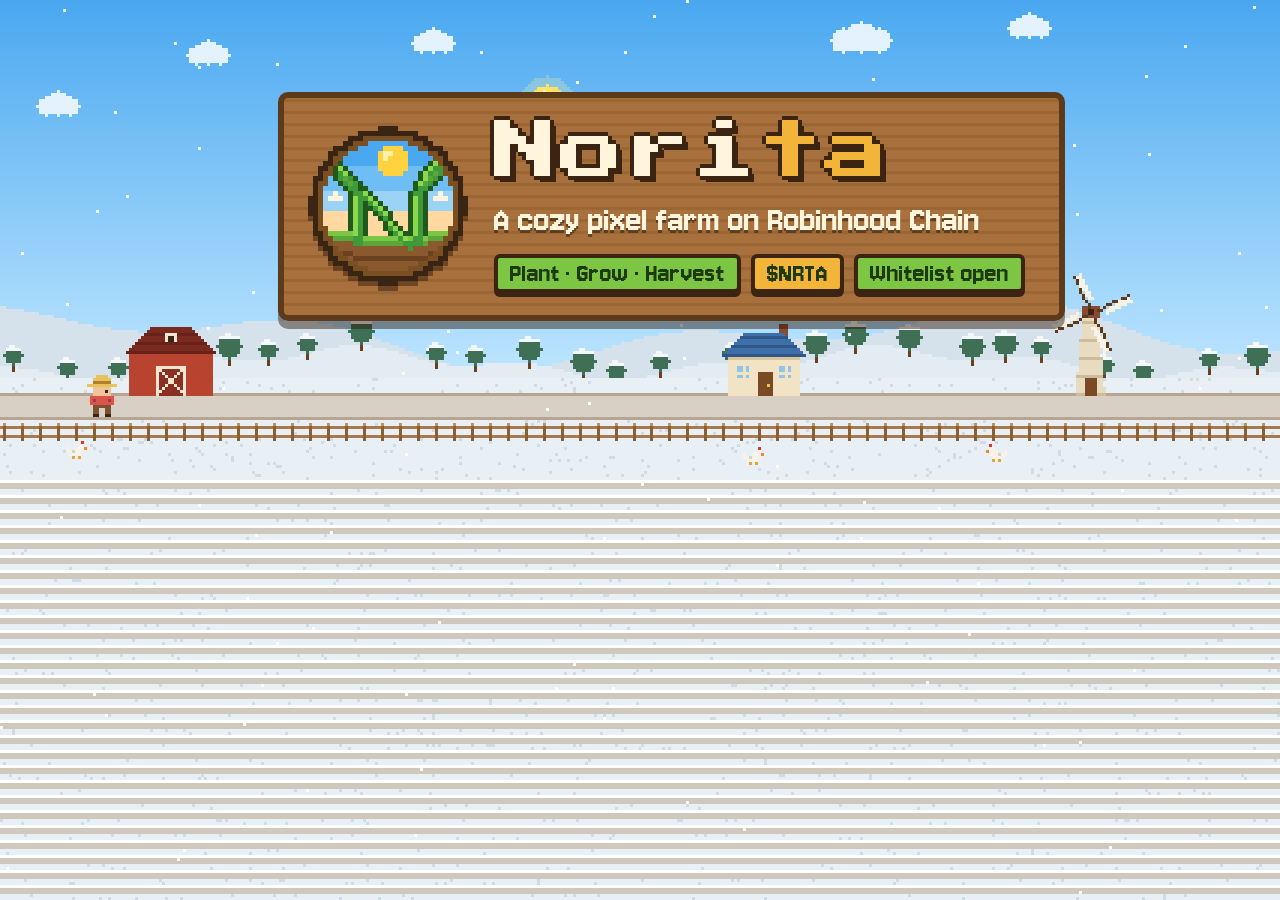
<file: assets/social/header.html>
<!doctype html>
<!-- Source for x-header.png (1500x500). Render with record/screenshot at 1500x500. -->
<html><head><meta charset="utf-8">
<link href="https://fonts.googleapis.com/css2?family=Jersey+10&family=Press+Start+2P&display=swap" rel="stylesheet">
<style>
*{margin:0;box-sizing:border-box}
html,body{width:1500px;height:500px;overflow:hidden;background:#4aa8f0}
.scene{position:fixed;inset:0;width:100%;height:100%;image-rendering:pixelated}
.sign{position:absolute;left:50%;top:92px;transform:translateX(-46%);display:flex;align-items:center;gap:26px;
  background:repeating-linear-gradient(0deg,#a8703c 0 9px,#9a6634 9px 12px);border:6px solid #5c3a1a;border-radius:10px;padding:22px 34px 22px 24px;
  box-shadow:0 8px 0 rgba(40,20,5,.45)}
.sign img{width:160px;height:160px;image-rendering:pixelated;filter:drop-shadow(0 5px 0 rgba(40,20,5,.45))}
h1{font:64px 'Press Start 2P',monospace;color:#fff4dc;letter-spacing:2px;
  text-shadow:4px 0 0 #3b2412,-4px 0 0 #3b2412,0 4px 0 #3b2412,0 -4px 0 #3b2412,6px 6px 0 #3b2412}
h1 b{color:#f2b53a;font-weight:inherit}
p{font:400 38px/1.15 'Jersey 10',sans-serif;color:#fff4dc;margin-top:14px;text-shadow:0 3px 0 rgba(0,0,0,.4)}
.tags{display:flex;gap:10px;margin-top:12px}
.tags span{white-space:nowrap;font:400 28px 'Jersey 10',sans-serif;color:#1f3a10;background:#7cc644;border:4px solid #3b2412;border-radius:6px;padding:0 12px;box-shadow:0 4px 0 #3b2412}
.tags span.gold{background:#f2b53a}
</style></head>
<body>
<div class="sign">
  <img src="../logo.svg" alt="">
  <div>
    <h1>Nori<b>ta</b></h1>
    <p>A cozy pixel farm on Robinhood Chain</p>
    <div class="tags"><span>Plant · Grow · Harvest</span><span class="gold">$NRTA</span><span>Whitelist open</span></div>
  </div>
</div>
<script>window.FARM_SCENE_PX = 3;</script>
<script src="../../farm/scene.js"></script>
</body></html>
</file>
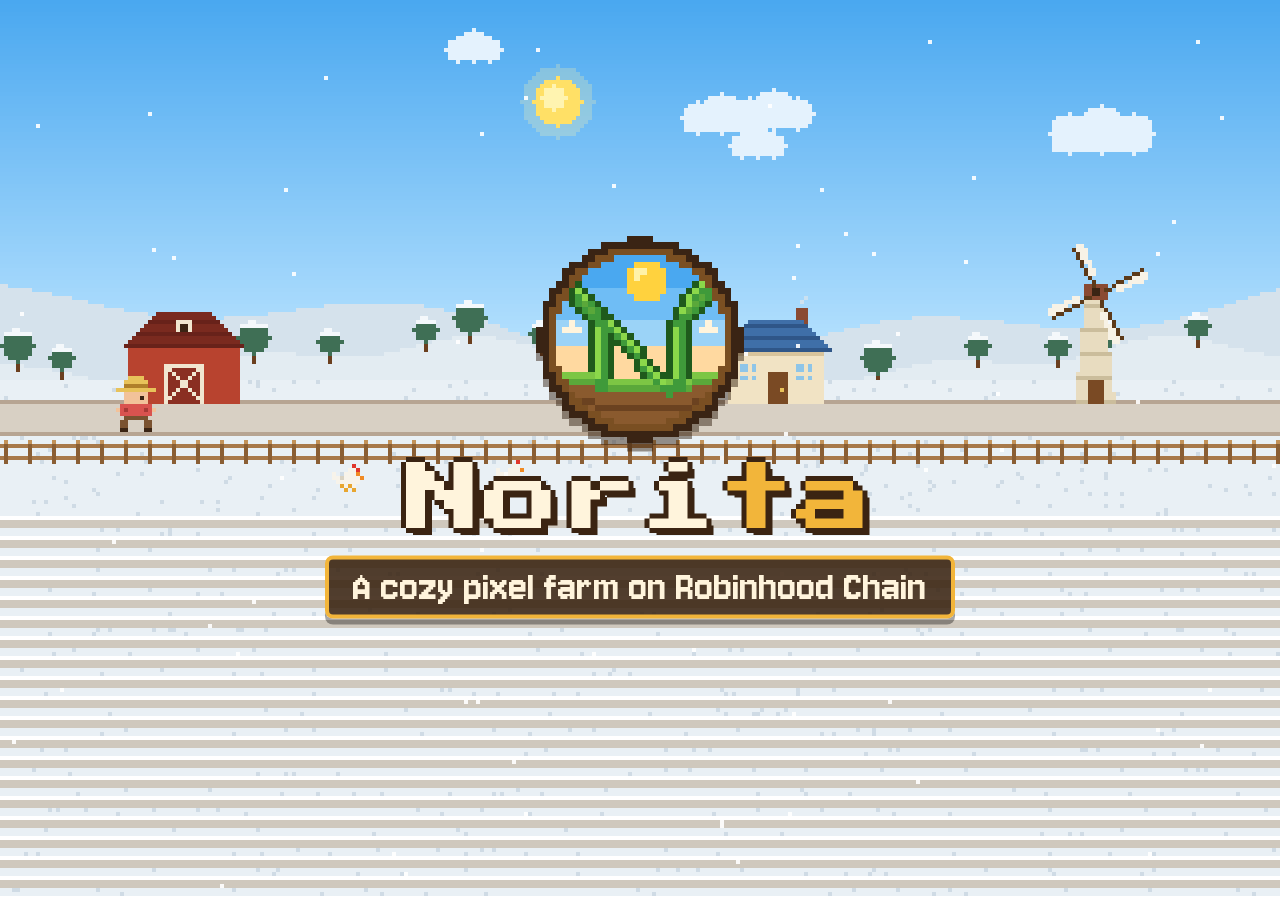
<file: assets/social/promo.html>
<!doctype html>
<!-- Title, time-lapse and call-to-action cards for the Norita teaser video (1280x720).
     Open with ?title, ?lapse, ?cta, ?wltitle or ?wlcta. Rendered by teaser.js. -->
<html><head><meta charset="utf-8">
<link href="https://fonts.googleapis.com/css2?family=Jersey+10&family=Press+Start+2P&display=swap" rel="stylesheet">
<style>
*{margin:0;box-sizing:border-box}
html,body{width:100%;height:100%;overflow:hidden;background:#4aa8f0}
.scene{position:fixed;inset:0;width:100%;height:100%;image-rendering:pixelated}
.card{position:absolute;left:50%;top:50%;transform:translate(-50%,-56%);display:none;flex-direction:column;align-items:center;text-align:center;gap:18px}
body.title .card.t, body.cta .card.c, body.wltitle .card.wt, body.wlcta .card.wc{display:flex}
.logo{width:208px;height:208px;image-rendering:pixelated;filter:drop-shadow(0 8px 0 rgba(40,20,5,.45));animation:pop .7s cubic-bezier(.2,1.6,.4,1) both}
h1{font:76px 'Press Start 2P',monospace;color:#fff4dc;letter-spacing:2px;animation:rise .6s .35s both;
  text-shadow:5px 0 0 #3b2412,-5px 0 0 #3b2412,0 5px 0 #3b2412,0 -5px 0 #3b2412,7px 7px 0 #3b2412}
h1 b{color:#f2b53a;font-weight:inherit}
h2{font:34px 'Press Start 2P',monospace;color:#fff4dc;line-height:1.4;animation:rise .6s .1s both;
  text-shadow:4px 0 0 #3b2412,-4px 0 0 #3b2412,0 4px 0 #3b2412,0 -4px 0 #3b2412,5px 5px 0 #3b2412}
.sub{font:400 44px 'Jersey 10',sans-serif;color:#fff4dc;background:rgba(59,36,18,.88);border:4px solid #f2b53a;border-radius:8px;padding:4px 24px;
  box-shadow:0 6px 0 rgba(0,0,0,.35);animation:rise .6s .7s both}
.steps{display:flex;gap:18px;animation:rise .6s .4s both}
.step{display:flex;align-items:center;gap:12px;font:400 44px 'Jersey 10',sans-serif;color:#3b2412;background:#fbeccb;border:5px solid #5c3a1a;
  border-radius:8px;padding:8px 22px 8px 12px;box-shadow:inset 0 0 0 3px #e2c38a,0 6px 0 rgba(40,20,5,.45)}
.step i{font:20px 'Press Start 2P',monospace;font-style:normal;color:#1f3a10;background:#7cc644;border:4px solid #3b2412;border-radius:6px;width:46px;height:46px;display:grid;place-items:center}
.step:nth-child(2){animation:rise .5s .6s both}.step:nth-child(3){animation:rise .5s .8s both}
.c .logo,.wc .logo{width:150px;height:150px}
.url{white-space:nowrap;font:26px 'Press Start 2P',monospace;color:#3b2412;background:#fbeccb;border:5px solid #5c3a1a;border-radius:8px;padding:18px 26px;box-shadow:inset 0 0 0 3px #e2c38a,0 6px 0 rgba(40,20,5,.45);animation:rise .6s .5s both}
.soon{font:400 40px 'Jersey 10',sans-serif;color:#1f3a10;background:#f2b53a;border:5px solid #3b2412;border-radius:8px;padding:2px 26px;box-shadow:0 6px 0 #3b2412;animation:rise .6s 1.1s both}
@keyframes pop{from{transform:scale(.2) rotate(-20deg);opacity:0}}
@keyframes rise{from{transform:translateY(24px);opacity:0}}
</style></head>
<body>
<div class="card t">
  <img class="logo" src="../logo.svg" alt="">
  <h1>Nori<b>ta</b></h1>
  <p class="sub">A cozy pixel farm on Robinhood Chain</p>
</div>
<div class="card c">
  <img class="logo" src="../logo.svg" alt="">
  <h2>Whitelist is open</h2>
  <div class="steps"><span class="step"><i>1</i>Follow</span><span class="step"><i>2</i>Like</span><span class="step"><i>3</i>Quote</span></div>
  <p class="soon">Early access soon</p>
</div>
<div class="card wt">
  <img class="logo" src="../logo.svg" alt="">
  <h1>Whitelist</h1>
  <p class="sub">Claim your Norita spot in 3 steps</p>
</div>
<div class="card wc">
  <img class="logo" src="../logo.svg" alt="">
  <h2>Claim your spot</h2>
  <p class="url">norita-3fkc.vercel.app/farm</p>
  <p class="soon">Early access soon</p>
</div>
<script>document.body.className = (location.search || location.hash).slice(1) || "title";</script>
<script>window.FARM_SCENE_PX = 4;</script>
<script src="../../farm/scene.js"></script>
</body></html>
</file>
<file: bridge/style.css>
:root{
  --bg:#04151f; --card:rgba(8,32,42,.78); --line:rgba(127,245,214,.18);
  --text:#eafff8; --dim:#8fb9b0; --accent:#7ff5d6; --accent2:#a98bff; --danger:#ff8a8a;
}
*{box-sizing:border-box;margin:0}
body{min-height:100vh;font-family:'Space Grotesk',system-ui,sans-serif;color:var(--text);background:var(--bg);display:flex;flex-direction:column}
.bg{position:fixed;inset:0;z-index:-1;background:
  radial-gradient(ellipse at 50% -10%,#1d6b78 0%,#0b3442 35%,#04151f 75%,#020a10 100%)}
.bg::after{content:"";position:absolute;inset:0;background:repeating-linear-gradient(100deg,rgba(160,255,240,.04) 0 40px,transparent 40px 140px);-webkit-mask:linear-gradient(#000,transparent 70%);mask:linear-gradient(#000,transparent 70%)}
header{display:flex;justify-content:space-between;align-items:center;padding:20px 24px;max-width:1080px;width:100%;margin:0 auto}
.brand{font-weight:700;font-size:22px;letter-spacing:-.5px;color:var(--text);text-decoration:none}
nav{display:flex;align-items:center;gap:14px}
.navlink{color:var(--dim);text-decoration:none;font-weight:500;font-size:15px}
.navlink:hover{color:var(--accent)}
.brand{display:flex;align-items:center;gap:10px}
.brand .logo{width:38px;height:38px;image-rendering:pixelated} .dim{color:var(--dim);font-weight:500}
main{flex:1;display:flex;flex-direction:column;align-items:center;gap:20px;padding:16px}
.card{width:100%;max-width:480px;background:var(--card);border:1px solid var(--line);border-radius:20px;padding:20px;backdrop-filter:blur(10px);box-shadow:0 20px 60px rgba(0,0,0,.35)}
.tabs{display:grid;grid-template-columns:1fr 1fr;gap:6px;background:rgba(0,0,0,.25);padding:5px;border-radius:12px;margin-bottom:16px}
.tab{background:none;border:0;color:var(--dim);font:600 14px inherit;font-family:inherit;padding:10px;border-radius:9px;cursor:pointer}
.tab.active{background:rgba(127,245,214,.14);color:var(--accent)}
.leg{background:rgba(0,0,0,.22);border:1px solid var(--line);border-radius:14px;padding:14px}
.leg-head{display:flex;justify-content:space-between;font-size:13px;color:var(--dim);margin-bottom:10px}
.bal b{color:var(--text);font-weight:500}
.leg-body{display:flex;align-items:center;gap:8px;min-width:0}
.net{display:flex;align-items:center;gap:8px;font-weight:600;white-space:nowrap;font-size:15px}
.dot{width:22px;height:22px;border-radius:50%;display:grid;place-items:center;font-size:11px;font-weight:700;color:#04151f}
#amount,.receive{flex:1;min-width:0;text-align:right;font:600 24px 'Space Grotesk',sans-serif;background:none;border:0;color:var(--text);outline:none}
.receive{color:var(--dim)}
.pill{background:rgba(127,245,214,.14);color:var(--accent);border:0;border-radius:6px;font:500 11px 'JetBrains Mono',monospace;padding:4px 7px;cursor:pointer}
select{background:rgba(0,0,0,.3);color:var(--text);border:1px solid var(--line);border-radius:8px;padding:6px;font:600 14px inherit;font-family:inherit}
.flip{display:block;margin:-10px auto;position:relative;z-index:1;width:38px;height:38px;border-radius:12px;border:1px solid var(--line);background:#0b2a35;color:var(--accent);font-size:18px;cursor:pointer;transition:transform .2s}
.flip:hover{transform:rotate(180deg)}
.recipient{display:block;margin-top:14px;font-size:13px;color:var(--dim)}
.recipient input{margin-top:6px;width:100%;background:rgba(0,0,0,.22);border:1px solid var(--line);border-radius:10px;padding:10px 12px;color:var(--text);font:500 13px 'JetBrains Mono',monospace;outline:none}
.recipient input:focus,#amount:focus{border-color:var(--accent)}
.summary{margin:16px 0;display:grid;gap:8px;font-size:14px}
.summary div{display:flex;justify-content:space-between}
.summary dt{color:var(--dim)} .summary dd{font-weight:500}
.btn{border:0;border-radius:12px;font:600 15px inherit;font-family:inherit;cursor:pointer;padding:10px 16px}
.btn.ghost{background:rgba(127,245,214,.12);color:var(--accent);border:1px solid var(--line)}
.btn.primary{width:100%;padding:15px;background:linear-gradient(90deg,#5ef0c9,#a98bff);color:#04151f;font-size:16px}
.btn.primary:disabled{opacity:.45;cursor:not-allowed}
.msg{margin-top:10px;font-size:13px;min-height:1em;color:var(--dim);text-align:center;word-break:break-word}
.msg.err{color:var(--danger)} .msg.ok{color:var(--accent)}
.demo{margin-top:8px;font-size:12px;color:#ffd38a;text-align:center}
.history h2{font-size:15px;margin-bottom:10px}
.history ul{list-style:none;padding:0;display:grid;gap:8px}
.history li{display:flex;justify-content:space-between;gap:8px;font-size:13px;background:rgba(0,0,0,.2);border-radius:10px;padding:10px 12px}
.history li.empty{color:var(--dim);justify-content:center}
.history a{color:var(--accent);text-decoration:none;font-family:'JetBrains Mono',monospace}
.status{font-size:12px;color:var(--dim)} .status.done{color:var(--accent)}
footer a{color:var(--accent);text-decoration:none}
footer{text-align:center;color:var(--dim);font:500 12px 'JetBrains Mono',monospace;padding:24px 16px}
@media (max-width:420px){ #amount,.receive{font-size:20px} .net span.name{display:none} }
</file>
<file: farm/style.css>
:root{
  --w-bg:#fbeccb; --w-card:#f3dcae; --w-text:#3b2412; --w-dim:#6e4a2a; --w-accent:#4f8f2a; --w-danger:#c8432b;
  --w-border:4px solid #5c3a1a; --w-item-border:3px solid #e2c38a; --w-radius:8px; --w-item-radius:6px;
  --w-shadow:inset 0 0 0 3px #e2c38a,0 6px 0 rgba(40,20,5,.45); --w-backdrop:rgba(30,18,6,.55);
  --w-font:'Jersey 10',system-ui,sans-serif; --w-title-font:13px 'Press Start 2P',monospace; --w-small:17px;
  --ink:#3b2412; --ink2:#6e4a2a; --paper:#fbeccb; --paper2:#f3dcae; --paper-edge:#e2c38a;
  --wood:#a8703c; --wood2:#9a6634; --wood-d:#5c3a1a; --cream:#fff4dc;
  --leaf:#7cc644; --leaf-d:#4f8f2a; --gold:#f2b53a; --red:#c8432b;
  --grass:#7cc04a; --grass2:#6aad3c;
  --soil:#8a5a2e; --soil2:#704622; --soil-edge:#4a2a12;
  --pixel:'Press Start 2P',monospace;
}
*{box-sizing:border-box;margin:0}
[hidden]{display:none!important}
html{background:#4aa8f0}
body{min-height:100vh;font:400 20px/1.3 'Jersey 10',system-ui,sans-serif;color:var(--ink);display:flex;flex-direction:column;background:transparent}
.scene{position:fixed;inset:0;width:100%;height:100%;z-index:-1;image-rendering:pixelated}
img.px{image-rendering:pixelated;image-rendering:crisp-edges}
.outline{text-shadow:2px 0 0 var(--ink),-2px 0 0 var(--ink),0 2px 0 var(--ink),0 -2px 0 var(--ink),2px 2px 0 var(--ink)}

header{display:flex;justify-content:space-between;align-items:center;gap:12px;padding:18px 24px;max-width:1080px;width:100%;margin:0 auto}
.brand{font:16px var(--pixel);color:var(--cream);text-decoration:none;white-space:nowrap;
  text-shadow:2px 0 0 var(--ink),-2px 0 0 var(--ink),0 2px 0 var(--ink),0 -2px 0 var(--ink),3px 3px 0 var(--ink)}
.brand{display:flex;align-items:center;gap:10px}
.brand b{color:var(--gold);font-weight:inherit}
.brand .logo{width:44px;height:44px;image-rendering:pixelated;filter:drop-shadow(0 3px 0 rgba(40,20,5,.45));transition:transform .2s}
.brand:hover .logo{transform:rotate(-8deg) scale(1.06)}
nav{display:flex;align-items:center;gap:14px}
.navlink{font:400 20px 'Jersey 10',sans-serif;color:var(--cream);text-decoration:none;
  text-shadow:2px 0 0 var(--ink),-2px 0 0 var(--ink),0 2px 0 var(--ink),0 -2px 0 var(--ink)}
.navlink:hover{color:var(--gold)}
main{flex:1;display:flex;flex-direction:column;align-items:center;gap:16px;padding:6px 16px 16px;max-width:1080px;width:100%;margin:0 auto}

/* panels */
.card{width:100%;background:var(--paper);border:4px solid var(--wood-d);border-radius:8px;padding:18px;
  box-shadow:inset 0 0 0 3px var(--paper-edge),0 6px 0 rgba(40,20,5,.45)}
h2{display:inline-block;font:11px var(--pixel);color:var(--cream);background:var(--wood);border:3px solid var(--wood-d);
  border-radius:4px;padding:7px 10px 6px;margin-bottom:12px;box-shadow:0 3px 0 var(--wood-d)}

/* buttons */
.btn{font:400 19px 'Jersey 10',sans-serif;border:3px solid var(--ink);border-radius:6px;padding:9px 14px;cursor:pointer;
  box-shadow:0 4px 0 var(--ink);transition:transform .05s,box-shadow .05s}
.btn:active:not(:disabled){transform:translateY(3px);box-shadow:0 1px 0 var(--ink)}
.btn:disabled{opacity:.55;cursor:not-allowed}
.btn.primary{background:var(--leaf);color:#1f3a10}
.btn.primary:hover:not(:disabled){background:#8ad452}
.btn.ghost{background:var(--paper2);color:var(--ink)}
.btn.ghost:hover:not(:disabled){background:#fbe6bc}
header .btn.ghost{background:var(--wood);color:var(--cream);border-color:var(--wood-d);box-shadow:0 4px 0 var(--wood-d)}

.msg{margin:12px auto 0;font-size:18px;min-height:1.35em;text-align:center;word-break:break-word;width:fit-content;max-width:100%;padding:0 8px;border-radius:4px}
.msg:not(:empty){background:rgba(251,236,203,.92);border:2px solid var(--wood-d);padding:4px 10px}
.msg.err{color:var(--red)} .msg.ok{color:var(--leaf-d)}
.demo{font-size:17px;color:var(--ink);background:var(--paper);border:3px solid var(--wood-d);border-radius:6px;padding:4px 12px;text-align:center}

footer a{color:var(--gold);text-decoration:none}
footer a:hover{text-decoration:underline}

/* stats: wooden signs */
.stats{width:100%;display:grid;grid-template-columns:repeat(4,1fr);gap:10px}
.stat{min-width:0;display:flex;flex-direction:column;gap:3px;padding:10px 14px;color:var(--cream);border:4px solid var(--wood-d);border-radius:6px;
  background:repeating-linear-gradient(0deg,var(--wood) 0 7px,var(--wood2) 7px 9px);box-shadow:0 5px 0 rgba(40,20,5,.45);
  text-shadow:0 2px 0 rgba(0,0,0,.35)}
.stat span{font-size:17px;opacity:.85}
.stat b{font:15px var(--pixel);white-space:nowrap;overflow:hidden;text-overflow:ellipsis;padding:2px 0}
.stat small{font-size:16px;opacity:.9}
.xpbar{height:8px;border:2px solid var(--wood-d);background:#4a2c12;border-radius:2px;overflow:hidden}
.xpbar i{display:block;height:100%;width:0;background:var(--gold);transition:width .4s}

/* start */
.start{max-width:500px;text-align:center;display:grid;justify-items:center;gap:14px;padding:28px 24px}
.start .hero{width:96px;height:96px;animation:bob 1.6s ease-in-out infinite}
.start h1{font:20px/1.4 var(--pixel)}
.start p{color:var(--ink2)}
.start .btn{width:100%;padding:14px;font-size:22px}

/* video button */
:root{--v-bg:var(--paper);--v-border:4px solid var(--wood-d);--v-text:var(--ink);--v-title-font:13px 'Press Start 2P',monospace;--v-shadow:inset 0 0 0 3px var(--paper-edge),0 8px 0 rgba(40,20,5,.5)}
header .video-btn{display:inline-flex;align-items:center;gap:2px}
header .video-btn .play{font-size:13px}

/* whitelist */
.wl{max-width:520px;text-align:center;display:grid;justify-items:center;gap:14px;padding:28px 24px}
.wl .hero{width:96px;height:96px;animation:bob 2s ease-in-out infinite}
.wl h1{font:20px/1.4 var(--pixel)}
.wl p{color:var(--ink2)}
.wl-tasks{list-style:none;padding:0;width:100%;display:grid;gap:8px;text-align:left}
.wl-tasks li{display:flex;align-items:center;gap:12px;background:var(--paper2);border:3px solid var(--paper-edge);border-radius:6px;padding:8px 10px}
.wl-tasks li.done{border-color:var(--leaf-d);background:#eef5d8}
.wl-tasks .num{width:30px;height:30px;flex:none;display:grid;place-items:center;font:11px var(--pixel);color:var(--cream);background:var(--wood);border:3px solid var(--wood-d);border-radius:4px}
.wl-tasks li.done .num{background:var(--leaf);border-color:var(--leaf-d);color:#1f3a10;font:700 18px system-ui,sans-serif}
.wl-tasks .what{flex:1;min-width:0}
.wl-tasks .btn{padding:5px 14px;text-decoration:none;font-size:18px}
.wl-tasks .tag{font-size:18px;color:var(--leaf-d);padding:0 6px}
.wl-tasks .tag.soon{color:var(--ink2)}
.wl-progress{width:100%;height:12px;border:3px solid var(--wood-d);background:#4a2c12;border-radius:3px;overflow:hidden}
.wl-progress i{display:block;height:100%;width:0;background:var(--leaf);transition:width .4s}
.wl .btn.primary{width:100%;padding:14px;font-size:22px}
.wl-note{min-height:1em;font-size:18px}

/* layout */
.layout{width:100%;display:grid;grid-template-columns:290px 1fr;grid-template-areas:"shop farm" "log farm";gap:16px;align-items:start}
.shop{grid-area:shop} .farm{grid-area:farm} .log{grid-area:log}

/* seeds */
#seeds{list-style:none;padding:0;display:grid;gap:8px}
.seed{width:100%;display:flex;align-items:center;gap:10px;text-align:left;background:var(--paper2);border:3px solid var(--paper-edge);border-radius:6px;
  padding:6px 10px;color:var(--ink);font-family:inherit;cursor:pointer}
.seed:hover{border-color:var(--wood)}
.seed.sel{border-color:var(--wood-d);background:#fff6df;box-shadow:0 0 0 2px var(--gold)}
.seed.locked{opacity:.6} .seed.locked img{filter:grayscale(1) brightness(.8)}
.seed .icon{position:relative;width:40px;height:40px;flex:none}
.seed .icon img{width:40px;height:40px}
.seed .lock{position:absolute;right:-6px;bottom:-4px;font:7px var(--pixel);background:var(--wood-d);color:var(--cream);padding:3px 3px 2px;border-radius:3px}
.seed .info{flex:1;display:flex;flex-direction:column;min-width:0}
.seed .info b{font-size:20px;font-weight:400}
.seed small{font-size:16px;color:var(--ink2)}
.seed .price{display:flex;flex-direction:column;align-items:flex-end;font-size:18px;font-weight:400;white-space:nowrap}
.seed .price small{color:var(--leaf-d);font-size:17px}

/* field */
.farm{background-color:var(--grass);background-image:radial-gradient(var(--grass2) 1.5px,transparent 1.7px),radial-gradient(#8fd060 1px,transparent 1.2px);
  background-size:14px 14px,22px 22px;background-position:0 0,7px 9px;box-shadow:inset 0 0 0 3px #95d466,0 6px 0 rgba(40,20,5,.45)}
.farm-head{display:flex;justify-content:space-between;align-items:center;gap:8px;flex-wrap:wrap;margin-bottom:12px}
.farm-head h2{margin:0}
.hint{font-size:17px;color:#1f3a10;background:rgba(251,236,203,.8);border-radius:4px;padding:2px 8px}
.plots{display:grid;grid-template-columns:repeat(4,1fr);gap:12px}
.plot{position:relative;aspect-ratio:1;border:3px solid var(--soil-edge);border-radius:6px;cursor:pointer;color:var(--ink);font-family:inherit;padding:0;
  background:repeating-linear-gradient(0deg,var(--soil) 0 8px,var(--soil2) 8px 11px);box-shadow:inset 0 3px 0 rgba(255,255,255,.15),0 4px 0 #3a2010;
  display:flex;align-items:center;justify-content:center;overflow:hidden;transition:transform .1s}
.plot:hover:not(:disabled){transform:translateY(-2px)}
.plot:disabled{cursor:wait}
.plot img{width:66%;height:66%;margin-bottom:12%}
.plot .ghost{opacity:.22;filter:grayscale(1) brightness(2)}
.plot.empty:hover .ghost{opacity:.6;filter:none}
.plot .sway{transform-origin:50% 100%;animation:sway 2.6s ease-in-out infinite}
.plot .label{position:absolute;left:50%;bottom:7px;transform:translateX(-50%);font-size:16px;font-weight:400;white-space:nowrap;
  background:rgba(251,236,203,.92);border:2px solid var(--soil-edge);border-radius:4px;padding:0 6px}
.plot.growing .label{bottom:16px}
.plot .bar{position:absolute;left:8px;right:8px;bottom:6px;height:6px;border:2px solid var(--soil-edge);background:#3a2010;border-radius:2px;overflow:hidden}
.plot .bar i{display:block;height:100%;background:var(--leaf)}
.plot.ready{border-color:#b07a10;box-shadow:inset 0 0 0 3px var(--gold),0 4px 0 #3a2010}
.plot.ready .crop{animation:bob 1.2s ease-in-out infinite}
.plot.ready .label{background:var(--gold);border-color:#7a4f10}
.sparkle,.sparkle::before,.sparkle::after{position:absolute;width:6px;height:6px;background:#fff6c0;box-shadow:0 0 0 2px rgba(255,246,192,.35);animation:twinkle 1.4s steps(2) infinite}
.sparkle{top:14%;left:18%}
.sparkle::before{content:"";top:34px;left:50px;animation-delay:.45s}
.sparkle::after{content:"";top:-2px;left:30px;animation-delay:.9s}
@keyframes twinkle{50%{opacity:0;transform:scale(.4)}}
@keyframes bob{50%{transform:translateY(-6%)}}
@keyframes sway{0%,100%{transform:rotate(-3deg)}50%{transform:rotate(3deg)}}
.actions{display:grid;grid-template-columns:1fr 1fr 1fr;gap:10px;margin-top:16px}
.actions .btn{padding:11px 8px}

/* log */
#log{list-style:none;padding:0;display:grid;gap:6px;max-height:260px;overflow:auto}
#log li{display:flex;justify-content:space-between;gap:8px;font-size:18px;background:var(--paper2);border-radius:4px;padding:6px 9px}
#log li.empty{color:var(--ink2);justify-content:center}
#log .when{color:var(--ink2);font-size:16px;white-space:nowrap}
#log a{color:var(--leaf-d)}

footer{text-align:center;color:var(--cream);font:400 18px 'Jersey 10',sans-serif;padding:24px 16px;
  text-shadow:2px 0 0 var(--ink),-2px 0 0 var(--ink),0 2px 0 var(--ink),0 -2px 0 var(--ink)}

@media (max-width:860px){
  .layout{grid-template-columns:1fr;grid-template-areas:"farm" "shop" "log"}
  .stats{grid-template-columns:1fr 1fr}
}
@media (max-width:520px){
  header{padding:14px 16px}
  .brand{font-size:12px;gap:7px}
  .brand .logo{width:34px;height:34px}
  .navlink{font-size:18px}
  header .btn{font-size:17px;padding:7px 10px}
  header .video-btn .lbl{display:none}
  nav{gap:8px}
  .plots{grid-template-columns:repeat(3,1fr);gap:9px}
  .actions{grid-template-columns:1fr 1fr}
  .actions #harvestAll{grid-column:1/-1;order:-1}
  .stat b{font-size:12px}
  .card{padding:14px}
}
@media (prefers-reduced-motion:reduce){*{animation:none!important}}
</file>
